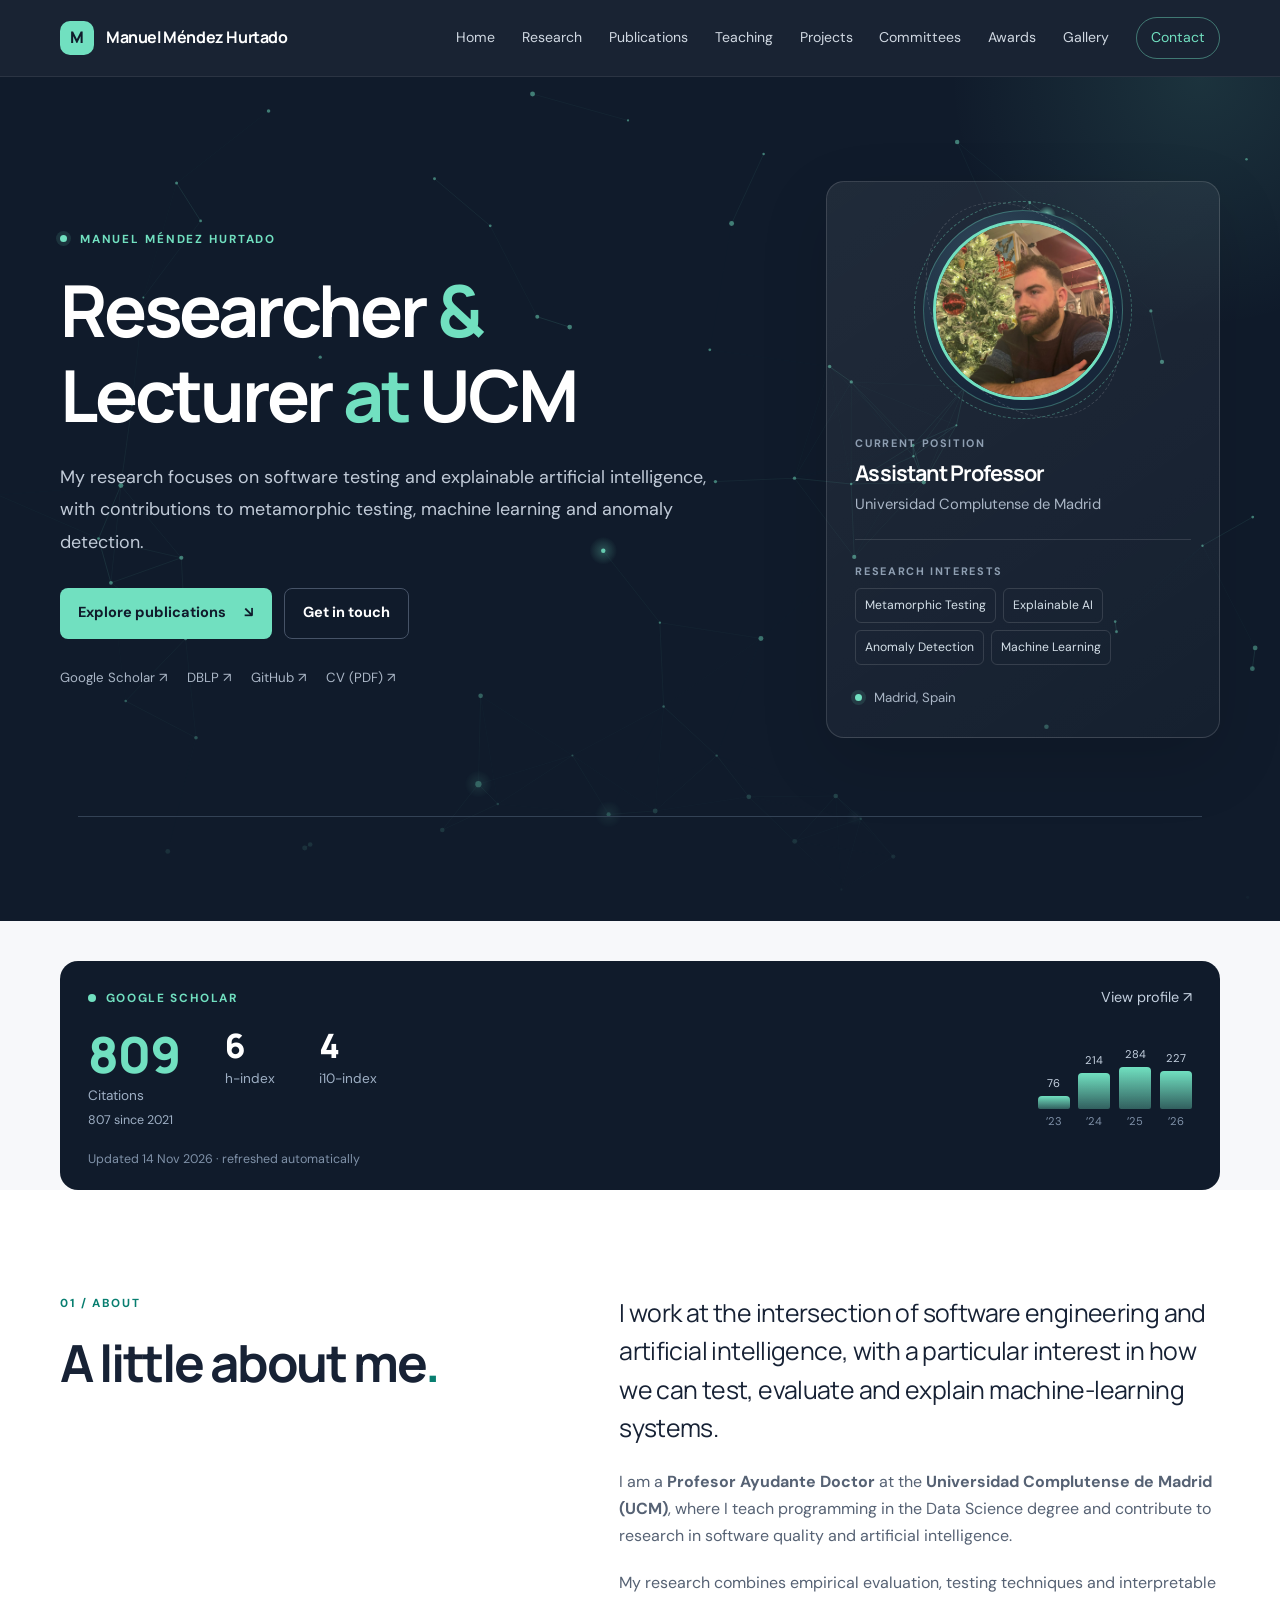
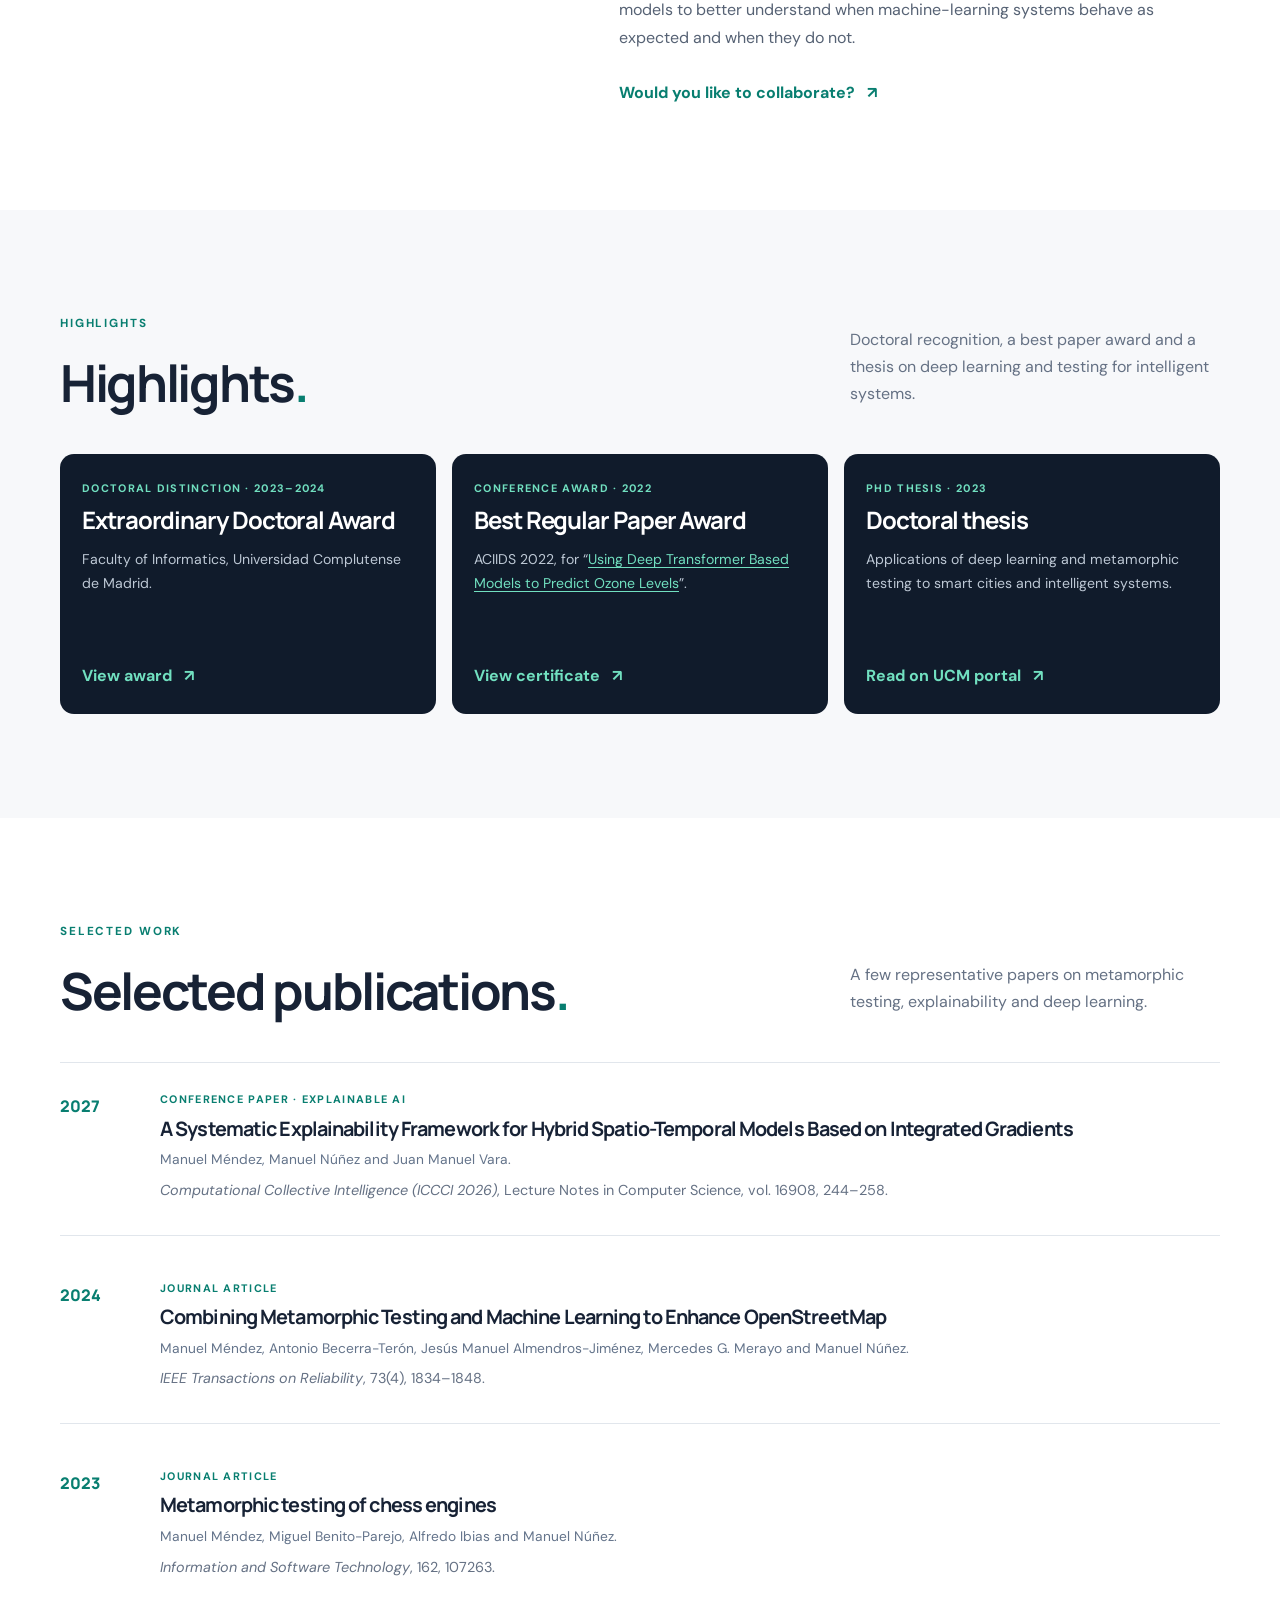
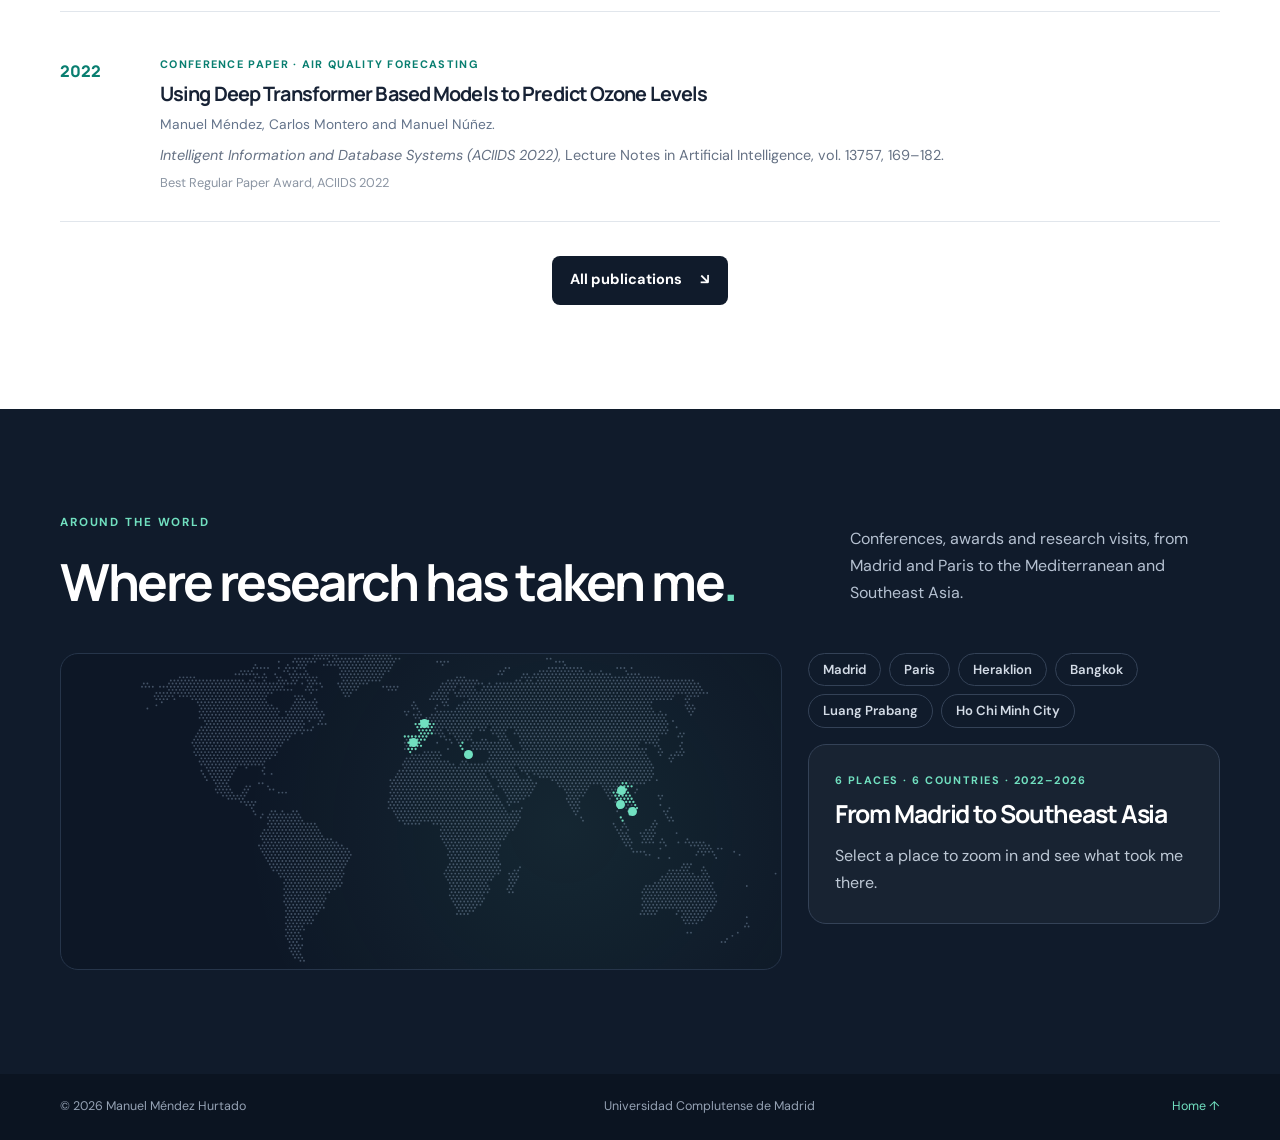
<file: index.html>
<!doctype html>
<html lang="en">
<head>
  <meta charset="utf-8">
  <meta name="viewport" content="width=device-width, initial-scale=1">
  <meta name="description" content="Academic profile of Manuel Méndez Hurtado, researcher and lecturer at Universidad Complutense de Madrid.">
  <meta name="theme-color" content="#101b2b">
  <title>Home | Manuel Méndez Hurtado</title>
  <link rel="preconnect" href="https://fonts.googleapis.com">
  <link rel="preconnect" href="https://fonts.gstatic.com" crossorigin>
  <link href="https://fonts.googleapis.com/css2?family=DM+Sans:wght@400;500;600;700&family=Manrope:wght@400;500;600;700;800&display=swap" rel="stylesheet">
  <link rel="stylesheet" href="styles.css">
  <script type="application/ld+json">
  {
    "@context": "https://schema.org",
    "@type": "Person",
    "@id": "https://mmh1997.github.io/manuelmendezresearch/#person",
    "name": "Manuel Méndez Hurtado",
    "alternateName": [
      "Manuel Méndez"
    ],
    "url": "https://mmh1997.github.io/manuelmendezresearch/",
    "image": "https://mmh1997.github.io/manuelmendezresearch/assets/manuel-mendez-hurtado.jpg",
    "jobTitle": "Profesor Ayudante Doctor",
    "description": "Researcher and lecturer at Universidad Complutense de Madrid working on software testing and explainable artificial intelligence.",
    "worksFor": {
      "@type": "CollegeOrUniversity",
      "name": "Universidad Complutense de Madrid",
      "url": "https://www.ucm.es/"
    },
    "address": {
      "@type": "PostalAddress",
      "addressLocality": "Madrid",
      "addressCountry": "ES"
    },
    "knowsAbout": [
      "Metamorphic testing",
      "Explainable artificial intelligence",
      "Anomaly detection",
      "Machine learning",
      "Software testing"
    ],
    "award": [
      "Extraordinary Doctoral Award, Faculty of Informatics, Universidad Complutense de Madrid (2023–2024)",
      "Best Regular Paper Award, ACIIDS 2022"
    ],
    "sameAs": [
      "https://scholar.google.es/citations?user=avZSGS0AAAAJ&hl=es",
      "https://dblp.org/pid/335/9551.html",
      "https://github.com/MMH1997"
    ]
  }
  </script>
</head>
<body>
  <a class="skip-link" href="#main">Skip to content</a>
  <header class="site-header">
    <nav class="nav container" aria-label="Main navigation">
      <a class="brand" href="index.html" aria-label="Home">
        <span class="brand-mark">M</span>
        <span>Manuel Méndez Hurtado</span>
      </a>
      <button class="menu-toggle" id="menu-toggle" aria-expanded="false" aria-controls="nav-links" aria-label="Open navigation">☰</button>
      <div class="nav-links" id="nav-links">
        <a href="index.html" aria-current="page">Home</a>
        <a href="research.html">Research</a>
        <a href="publications.html">Publications</a>
        <a href="teaching.html">Teaching</a>
        <a href="projects.html">Projects</a>
        <a href="committees.html">Committees</a>
        <a href="awards.html">Awards</a>
        <a href="gallery.html">Gallery</a>
        <a href="contact.html" class="nav-contact">Contact</a>
      </div>
    </nav>
  </header>
  <main id="main">
<section class="hero section" id="home">
      <div class="container hero-grid">
        <div class="hero-copy">
          <p class="eyebrow"><span class="status-dot"></span> Manuel Méndez Hurtado </p>
          <h1>Researcher <span class="accent">&</span> Lecturer <span class="accent"> at </span> UCM </h1>
          <p class="hero-lead">My research focuses on software testing and explainable artificial intelligence, with contributions to metamorphic testing, machine learning and anomaly detection.</p>
          <div class="hero-actions">
            <a class="button button-primary" href="publications.html">Explore publications <span aria-hidden="true">↘</span></a>
            <a class="button button-secondary" href="contact.html">Get in touch</a>
          </div>
          <div class="hero-links" aria-label="Academic profiles">
            <a href="https://scholar.google.es/citations?user=avZSGS0AAAAJ&amp;hl=es" target="_blank" rel="noreferrer">Google Scholar <span aria-hidden="true">↗</span></a>
            <a href="https://dblp.org/pid/335/9551.html" target="_blank" rel="noreferrer">DBLP <span aria-hidden="true">↗</span></a>
            <a href="https://github.com/MMH1997" target="_blank" rel="noreferrer">GitHub <span aria-hidden="true">↗</span></a>
            <a href="https://web.fdi.ucm.es/UCMFiles/pdf/CVs/manumend.pdf" target="_blank" rel="noreferrer">CV (PDF) <span aria-hidden="true">↗</span></a>
          </div>
        </div>

<aside class="hero-card" aria-label="Profile summary">
  <div class="profile-orbit">
    <img
      class="profile-photo"
      src="assets/manuel-mendez-hurtado.jpg"
      alt="Manuel Méndez Hurtado"
    >
    <span class="orbit orbit-one"></span>
    <span class="orbit orbit-two"></span>
  </div>
          <p class="card-label">CURRENT POSITION</p>
          <h2>Assistant Professor</h2>
          <p class="muted">Universidad Complutense de Madrid</p>
          <div class="card-rule"></div>
          <p class="card-label">RESEARCH INTERESTS</p>
          <div class="tag-list">
            <span>Metamorphic Testing</span>
            <span>Explainable AI</span>
            <span>Anomaly Detection</span>
            <span>Machine Learning</span>
          </div>
          <p class="card-foot"><span class="mini-dot"></span> Madrid, Spain</p>
        </aside>
      </div>
      <div class="hero-bottom container">
        <span></span><span class="hero-line"></span><span></span>
      </div>
    </section>

<div class="scholar-band">
      <div class="container">
      <aside class="scholar-widget" data-scholar hidden aria-label="Google Scholar metrics">
        <div class="scholar-head">
          <span class="scholar-label"><span class="scholar-dot" aria-hidden="true"></span>GOOGLE SCHOLAR</span>
          <a class="scholar-link" data-scholar-link href="https://scholar.google.es/citations?user=avZSGS0AAAAJ&amp;hl=en" target="_blank" rel="noopener noreferrer">View profile <span aria-hidden="true">↗</span></a>
        </div>
        <div class="scholar-body">
          <dl class="scholar-stats">
            <div class="scholar-stat scholar-stat-main">
              <dt>Citations</dt>
              <dd data-scholar-field="citations">—</dd>
              <span class="scholar-recent" data-scholar-recent hidden></span>
            </div>
            <div class="scholar-stat"><dt>h-index</dt><dd data-scholar-field="hIndex">—</dd></div>
            <div class="scholar-stat"><dt>i10-index</dt><dd data-scholar-field="i10Index">—</dd></div>
          </dl>
          <ul class="scholar-chart" data-scholar-chart role="img" aria-label="Citations per year" hidden></ul>
        </div>
        <p class="scholar-meta">Updated <time data-scholar-updated>—</time> · refreshed automatically</p>
      </aside>
      </div>
    </div>

<section class="section section-light" id="about">
      <div class="container split-layout">
        <div>
          <p class="eyebrow eyebrow-dark">01 / ABOUT</p>
          <h2 class="section-title">A little about me<span class="accent">.</span></h2>
        </div>
        <div class="section-copy">
          <p class="large-copy">I work at the intersection of software engineering and artificial intelligence, with a particular interest in how we can test, evaluate and explain machine-learning systems.</p>
          <p>I am a <strong>Profesor Ayudante Doctor</strong> at the <strong>Universidad Complutense de Madrid (UCM)</strong>, where I teach programming in the Data Science degree and contribute to research in software quality and artificial intelligence.</p>
          <p>My research combines empirical evaluation, testing techniques and interpretable models to better understand when machine-learning systems behave as expected and when they do not.</p>
          <a class="text-link" href="contact.html">Would you like to collaborate? <span aria-hidden="true">↗</span></a>
        </div>
      </div>
    </section>

    <section class="section" id="highlights">
      <div class="container">
        <div class="section-heading">
          <div>
            <p class="eyebrow eyebrow-dark">HIGHLIGHTS</p>
            <h2 class="section-title">Highlights<span class="accent">.</span></h2>
          </div>
          <p class="section-intro">Doctoral recognition, a best paper award and a thesis on deep learning and testing for intelligent systems.</p>
        </div>
        <div class="highlight-grid">
          <article class="project-card highlight-card">
            <p class="project-kicker">DOCTORAL DISTINCTION · 2023–2024</p>
            <h3>Extraordinary Doctoral Award</h3>
            <p>Faculty of Informatics, Universidad Complutense de Madrid.</p>
            <a class="text-link highlight-link" href="awards.html">View award <span aria-hidden="true">↗</span></a>
          </article>
          <article class="project-card highlight-card">
            <p class="project-kicker">CONFERENCE AWARD · 2022</p>
            <h3>Best Regular Paper Award</h3>
            <p>ACIIDS 2022, for “<a class="inline-paper-link" href="https://doi.org/10.1007/978-3-031-21743-2_14" target="_blank" rel="noopener noreferrer">Using Deep Transformer Based Models to Predict Ozone Levels</a>”.</p>
            <a class="text-link highlight-link" href="awards.html">View certificate <span aria-hidden="true">↗</span></a>
          </article>
          <article class="project-card highlight-card">
            <p class="project-kicker">PHD THESIS · 2023</p>
            <h3>Doctoral thesis</h3>
            <p>Applications of deep learning and metamorphic testing to smart cities and intelligent systems.</p>
            <a class="text-link highlight-link" href="https://produccioncientifica.ucm.es/documentos/67895f5463972c4a4c5979fa" target="_blank" rel="noopener noreferrer">Read on UCM portal <span aria-hidden="true">↗</span></a>
          </article>
        </div>
      </div>
    </section>

    <section class="section section-light" id="selected-publications">
      <div class="container">
        <div class="section-heading">
          <div>
            <p class="eyebrow eyebrow-dark">SELECTED WORK</p>
            <h2 class="section-title">Selected publications<span class="accent">.</span></h2>
          </div>
          <p class="section-intro">A few representative papers on metamorphic testing, explainability and deep learning.</p>
        </div>
        <div class="publication-list">
        <article class="publication">
          <div class="pub-year">2027</div>
          <div class="pub-content">
            <p class="pub-type">Conference paper · Explainable AI</p>
            <h3><a href="https://doi.org/10.1007/978-3-032-36868-3_17" target="_blank" rel="noopener noreferrer">A Systematic Explainability Framework for Hybrid Spatio-Temporal Models Based on Integrated Gradients</a></h3>
            <p class="pub-authors">Manuel Méndez, Manuel Núñez and Juan Manuel Vara.</p>
            <p class="pub-venue"><em>Computational Collective Intelligence (ICCCI 2026)</em>, Lecture Notes in Computer Science, vol. 16908, 244–258.</p>
          </div>
        </article>
        <article class="publication">
          <div class="pub-year">2024</div>
          <div class="pub-content">
            <p class="pub-type">Journal article</p>
            <h3><a href="https://doi.org/10.1109/TR.2024.3379366" target="_blank" rel="noopener noreferrer">Combining Metamorphic Testing and Machine Learning to Enhance OpenStreetMap</a></h3>
            <p class="pub-authors">Manuel Méndez, Antonio Becerra-Terón, Jesús Manuel Almendros-Jiménez, Mercedes G. Merayo and Manuel Núñez.</p>
            <p class="pub-venue"><em>IEEE Transactions on Reliability</em>, 73(4), 1834–1848.</p>
          </div>
        </article>
        <article class="publication">
          <div class="pub-year">2023</div>
          <div class="pub-content">
            <p class="pub-type">Journal article</p>
            <h3><a href="https://doi.org/10.1016/j.infsof.2023.107263" target="_blank" rel="noopener noreferrer">Metamorphic testing of chess engines</a></h3>
            <p class="pub-authors">Manuel Méndez, Miguel Benito-Parejo, Alfredo Ibias and Manuel Núñez.</p>
            <p class="pub-venue"><em>Information and Software Technology</em>, 162, 107263.</p>
          </div>
        </article>
        <article class="publication">
          <div class="pub-year">2022</div>
          <div class="pub-content">
            <p class="pub-type">Conference paper · Air quality forecasting</p>
            <h3><a href="https://doi.org/10.1007/978-3-031-21743-2_14" target="_blank" rel="noopener noreferrer">Using Deep Transformer Based Models to Predict Ozone Levels</a></h3>
            <p class="pub-authors">Manuel Méndez, Carlos Montero and Manuel Núñez.</p>
            <p class="pub-venue"><em>Intelligent Information and Database Systems (ACIIDS 2022)</em>, Lecture Notes in Artificial Intelligence, vol. 13757, 169–182.</p>
            <p class="pub-note">Best Regular Paper Award, ACIIDS 2022</p>
          </div>
        </article>
        </div>
        <div class="center-action">
          <a class="button button-dark" href="publications.html">All publications <span aria-hidden="true">↘</span></a>
        </div>
      </div>
    </section>

    <section class="section travel-section" id="journey" data-travel>
      <div class="container">
        <div class="section-heading">
          <div>
            <p class="eyebrow">AROUND THE WORLD</p>
            <h2 class="section-title">Where research has taken me<span class="accent">.</span></h2>
          </div>
          <p class="section-intro">Conferences, awards and research visits, from Madrid and Paris to the Mediterranean and Southeast Asia.</p>
        </div>

        <div class="travel-layout">
          <div class="travel-map">
            <div class="travel-viewport">
              <div class="travel-stage" data-travel-stage>
                <img class="travel-dots" src="assets/world-dots.svg" alt="" width="1000" height="438" loading="lazy" decoding="async">
                <button type="button" class="travel-marker" data-place="madrid" style="left:49.05%;top:27.94%" tabindex="-1" aria-hidden="true"><span class="travel-marker-dot"></span><span class="travel-marker-label">Madrid</span></button>
                <button type="button" class="travel-marker" data-place="paris" style="left:50.58%;top:21.82%" tabindex="-1" aria-hidden="true"><span class="travel-marker-dot"></span><span class="travel-marker-label">Paris</span></button>
                <button type="button" class="travel-marker" data-place="heraklion" style="left:56.57%;top:31.67%" tabindex="-1" aria-hidden="true"><span class="travel-marker-dot"></span><span class="travel-marker-label">Heraklion</span></button>
                <button type="button" class="travel-marker" data-place="bangkok" style="left:77.68%;top:47.6%" tabindex="-1" aria-hidden="true"><span class="travel-marker-dot"></span><span class="travel-marker-label">Bangkok</span></button>
                <button type="button" class="travel-marker" data-place="luangprabang" style="left:77.85%;top:43.08%" tabindex="-1" aria-hidden="true"><span class="travel-marker-dot"></span><span class="travel-marker-label">Luang Prabang</span></button>
                <button type="button" class="travel-marker" data-place="hochiminh" style="left:79.46%;top:49.75%" tabindex="-1" aria-hidden="true"><span class="travel-marker-dot"></span><span class="travel-marker-label">Ho Chi Minh City</span></button>
              </div>
            </div>
            <button type="button" class="travel-reset" data-travel-reset hidden>World view</button>
          </div>

          <div class="travel-panel">
            <div class="travel-chips" role="group" aria-label="Choose a place" data-travel-chips>
              <button type="button" class="travel-chip" data-place="madrid" aria-pressed="false">Madrid</button>
              <button type="button" class="travel-chip" data-place="paris" aria-pressed="false">Paris</button>
              <button type="button" class="travel-chip" data-place="heraklion" aria-pressed="false">Heraklion</button>
              <button type="button" class="travel-chip" data-place="bangkok" aria-pressed="false">Bangkok</button>
              <button type="button" class="travel-chip" data-place="luangprabang" aria-pressed="false">Luang Prabang</button>
              <button type="button" class="travel-chip" data-place="hochiminh" aria-pressed="false">Ho Chi Minh City</button>
            </div>

            <div class="travel-cards" aria-live="polite">
              <article class="travel-card" data-place="overview" hidden>
                <p class="travel-card-kicker">6 PLACES · 6 COUNTRIES · 2022–2026</p>
                <h3>From Madrid to Southeast Asia</h3>
                <p>Select a place to zoom in and see what took me there.</p>
              </article>

              <article class="travel-card" data-place="madrid" data-zoom="3.2">
                <p class="travel-card-kicker">SPAIN · HOME BASE</p>
                <h3>Madrid</h3>
                <ul class="travel-events">
                  <li><span class="travel-date">Mar 2026</span> Graduation speech and Extraordinary Doctoral Award at the Faculty of Informatics.</li>
                  <li><span class="travel-date">May 2026</span> Recognition at the university-wide ceremony of Universidad Complutense de Madrid.</li>
                  <li><span class="travel-date">Jul 2024</span> Teaching presentation for my Assistant Professor candidacy, Faculty of Statistical Studies.</li>
                </ul>
                <a class="text-link travel-link" href="gallery.html#awards">See the photos <span aria-hidden="true">↗</span></a>
              </article>

              <article class="travel-card" data-place="paris" data-zoom="5">
                <p class="travel-card-kicker">FRANCE · RESEARCH STAY</p>
                <h3>Paris</h3>
                <ul class="travel-events">
                  <li><span class="travel-date">Research stay</span> Visit to Montimage with Miguel Benito-Parejo, hosted by Ana Rosa Cavalli and Edgardo Montes de Oca.</li>
                  <li><span class="travel-date">Result</span> <a href="https://doi.org/10.1007/978-3-032-37218-5_33" target="_blank" rel="noopener noreferrer">Autonomous AI-Driven Pentesting Agent for Healthcare Systems Security</a>, ARES 2026 EU Projects Symposium Workshops.</li>
                </ul>
                <a class="text-link travel-link" href="gallery.html#collaborations">See the photos <span aria-hidden="true">↗</span></a>
              </article>

              <article class="travel-card" data-place="heraklion" data-zoom="3.6">
                <p class="travel-card-kicker">GREECE · SEPTEMBER 2026</p>
                <h3>Heraklion</h3>
                <ul class="travel-events">
                  <li><span class="travel-date">Sep 2026</span> ICCCI 2026, the International Conference on Computational Collective Intelligence, with Israel del Pino and Manuel Núñez.</li>
                  <li><span class="travel-date">Papers</span> “<a href="https://doi.org/10.1007/978-3-032-36868-3_2" target="_blank" rel="noopener noreferrer">Measuring Fairness Metrics Robustness Through Collective Ranking Aggregation Under Controlled Bias Injections</a>” and “<a href="https://doi.org/10.1007/978-3-032-36868-3_17" target="_blank" rel="noopener noreferrer">A Systematic Explainability Framework for Hybrid Spatio-Temporal Models Based on Integrated Gradients</a>”, both published in the ICCCI 2026 proceedings.</li>
                </ul>
                <a class="text-link travel-link" href="gallery.html#conferences">See the photos <span aria-hidden="true">↗</span></a>
              </article>

              <article class="travel-card" data-place="bangkok" data-zoom="5">
                <p class="travel-card-kicker">THAILAND · 2022 &amp; 2024</p>
                <h3>Bangkok</h3>
                <ul class="travel-events">
                  <li><span class="travel-date">May 2024</span> Research meeting with Mercedes G. Merayo, Suphamit Chittayasothorn and Manuel Núñez.</li>
                  <li><span class="travel-date">Dec 2022</span> Research meetings with Suphamit Chittayasothorn, Alfredo Ibias and Manuel Núñez.</li>
                </ul>
                <a class="text-link travel-link" href="gallery.html#collaborations">See the photos <span aria-hidden="true">↗</span></a>
              </article>

              <article class="travel-card" data-place="luangprabang" data-zoom="5">
                <p class="travel-card-kicker">LAOS · MAY 2024</p>
                <h3>Luang Prabang</h3>
                <ul class="travel-events">
                  <li><span class="travel-date">May 2024</span> Attending ICEAST 2024 to present “<a href="https://ieeexplore.ieee.org/abstract/document/10553913" target="_blank" rel="noopener noreferrer">Handling Null Values in SQL Queries on Relational Databases</a>”, with Mercedes G. Merayo, Suphamit Chittayasothorn and Manuel Núñez.</li>
                </ul>
                <a class="text-link travel-link" href="gallery.html#collaborations">See the photos <span aria-hidden="true">↗</span></a>
              </article>

              <article class="travel-card" data-place="hochiminh" data-zoom="5">
                <p class="travel-card-kicker">VIETNAM · NOVEMBER 2022</p>
                <h3>Ho Chi Minh City</h3>
                <ul class="travel-events">
                  <li><span class="travel-date">Nov 2022</span> ACIIDS 2022, where “<a href="https://doi.org/10.1007/978-3-031-21743-2_14" target="_blank" rel="noopener noreferrer">Using Deep Transformer Based Models to Predict Ozone Levels</a>” received the Best Regular Paper Award.</li>
                </ul>
                <a class="text-link travel-link" href="gallery.html#awards">See the photos <span aria-hidden="true">↗</span></a>
              </article>
            </div>
          </div>
        </div>
      </div>
    </section>
  </main>
  <footer class="site-footer">
    <div class="container footer-inner">
      <span>© <span id="year">2026</span> Manuel Méndez Hurtado</span>
      <span>Universidad Complutense de Madrid</span>
      <a href="index.html">Home <span aria-hidden="true">↑</span></a>
    </div>
  </footer>
  <script src="script.js"></script>
  <script src="travel-map.js" defer></script>
  <script src="hero-network.js" defer></script>
  <script src="citations.js" defer></script>
</body>
</html>
</file>
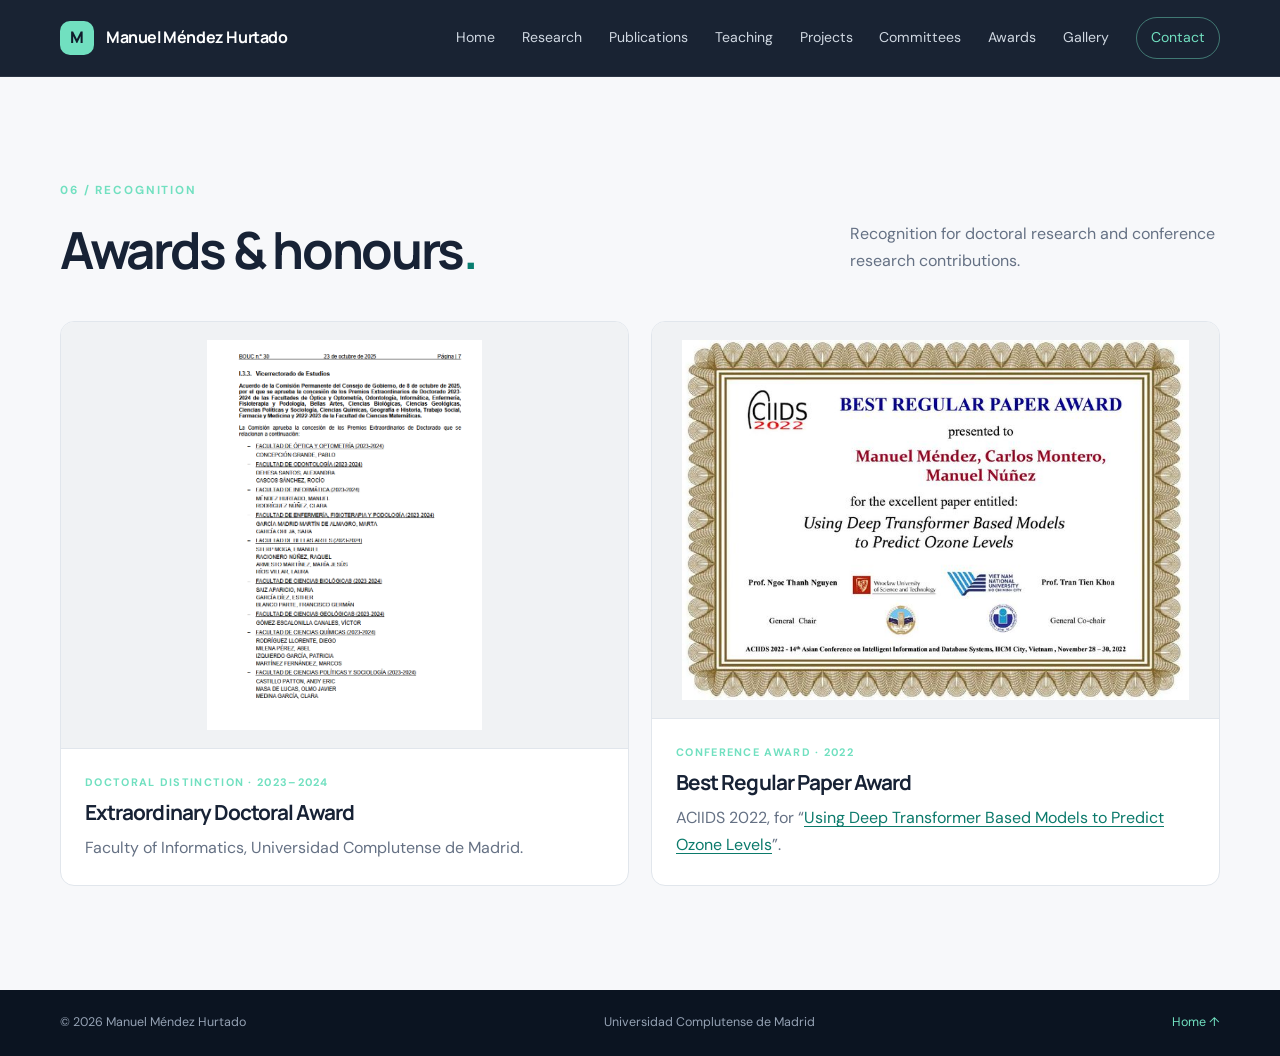
<file: awards.html>
<!doctype html>
<html lang="en">
<head>
  <meta charset="utf-8">
  <meta name="viewport" content="width=device-width, initial-scale=1">
  <meta name="description" content="Academic awards and honours received by Manuel Méndez Hurtado.">
  <meta name="theme-color" content="#101b2b">
  <title>Awards | Manuel Méndez Hurtado</title>
  <link rel="preconnect" href="https://fonts.googleapis.com">
  <link rel="preconnect" href="https://fonts.gstatic.com" crossorigin>
  <link href="https://fonts.googleapis.com/css2?family=DM+Sans:wght@400;500;600;700&family=Manrope:wght@400;500;600;700;800&display=swap" rel="stylesheet">
  <link rel="stylesheet" href="styles.css">
</head>
<body>
  <a class="skip-link" href="#main">Skip to content</a>
  <header class="site-header">
    <nav class="nav container" aria-label="Main navigation">
      <a class="brand" href="index.html" aria-label="Home">
        <span class="brand-mark">M</span>
        <span>Manuel Méndez Hurtado</span>
      </a>
      <button class="menu-toggle" id="menu-toggle" aria-expanded="false" aria-controls="nav-links" aria-label="Open navigation">☰</button>
      <div class="nav-links" id="nav-links">
        <a href="index.html" aria-current="page">Home</a>
        <a href="research.html">Research</a>
        <a href="publications.html">Publications</a>
        <a href="teaching.html">Teaching</a>
        <a href="projects.html">Projects</a>
        <a href="committees.html">Committees</a>
        <a href="awards.html">Awards</a>
        <a href="gallery.html">Gallery</a>
        <a href="contact.html" class="nav-contact">Contact</a>
      </div>
    </nav>
  </header>
  <main id="main">
<section class="section" id="awards">
      <div class="container">
        <div class="section-heading">
          <div>
            <p class="eyebrow">06 / RECOGNITION</p>
            <h2 class="section-title">Awards &amp; honours<span class="accent">.</span></h2>
          </div>
          <p class="section-intro">Recognition for doctoral research and conference research contributions.</p>
        </div>
        <div class="awards-grid">
          <article class="award-card">
            <a class="award-image-link" href="assets/Captura de pantalla 2026-10-26 014344.png" target="_blank" rel="noreferrer" aria-label="View doctoral award notice">
              <img class="award-image award-document" src="assets/Captura de pantalla 2026-10-26 014344.png" alt="Official UCM bulletin excerpt listing Manuel Méndez Hurtado for the Faculty of Informatics Extraordinary Doctoral Award for 2023–2024">
            </a>
            <div class="award-content">
              <p class="project-kicker">DOCTORAL DISTINCTION · 2023–2024</p>
              <h3>Extraordinary Doctoral Award</h3>
              <p>Faculty of Informatics, Universidad Complutense de Madrid.</p>
            </div>
          </article>
          <article class="award-card">
            <a class="award-image-link" href="assets/ACIIDS2022_BestPaperAward.jpg" target="_blank" rel="noreferrer" aria-label="View ACIIDS 2022 Best Regular Paper Award certificate">
              <img class="award-image" src="assets/ACIIDS2022_BestPaperAward.jpg" alt="Best Regular Paper Award certificate from ACIIDS 2022 for Using Deep Transformer Based Models to Predict Ozone Levels, awarded to Manuel Méndez, Carlos Montero and Manuel Núñez">
            </a>
            <div class="award-content">
              <p class="project-kicker">CONFERENCE AWARD · 2022</p>
              <h3>Best Regular Paper Award</h3>
              <p>ACIIDS 2022, for “<a class="inline-paper-link" href="https://doi.org/10.1007/978-3-031-21743-2_14" target="_blank" rel="noopener noreferrer">Using Deep Transformer Based Models to Predict Ozone Levels</a>”.</p>
            </div>
          </article>
        </div>
      </div>
    </section>
  </main>
  <footer class="site-footer">
    <div class="container footer-inner">
      <span>© <span id="year">2026</span> Manuel Méndez Hurtado</span>
      <span>Universidad Complutense de Madrid</span>
      <a href="index.html">Home <span aria-hidden="true">↑</span></a>
    </div>
  </footer>
  <script src="script.js"></script>
</body>
</html>
</file>
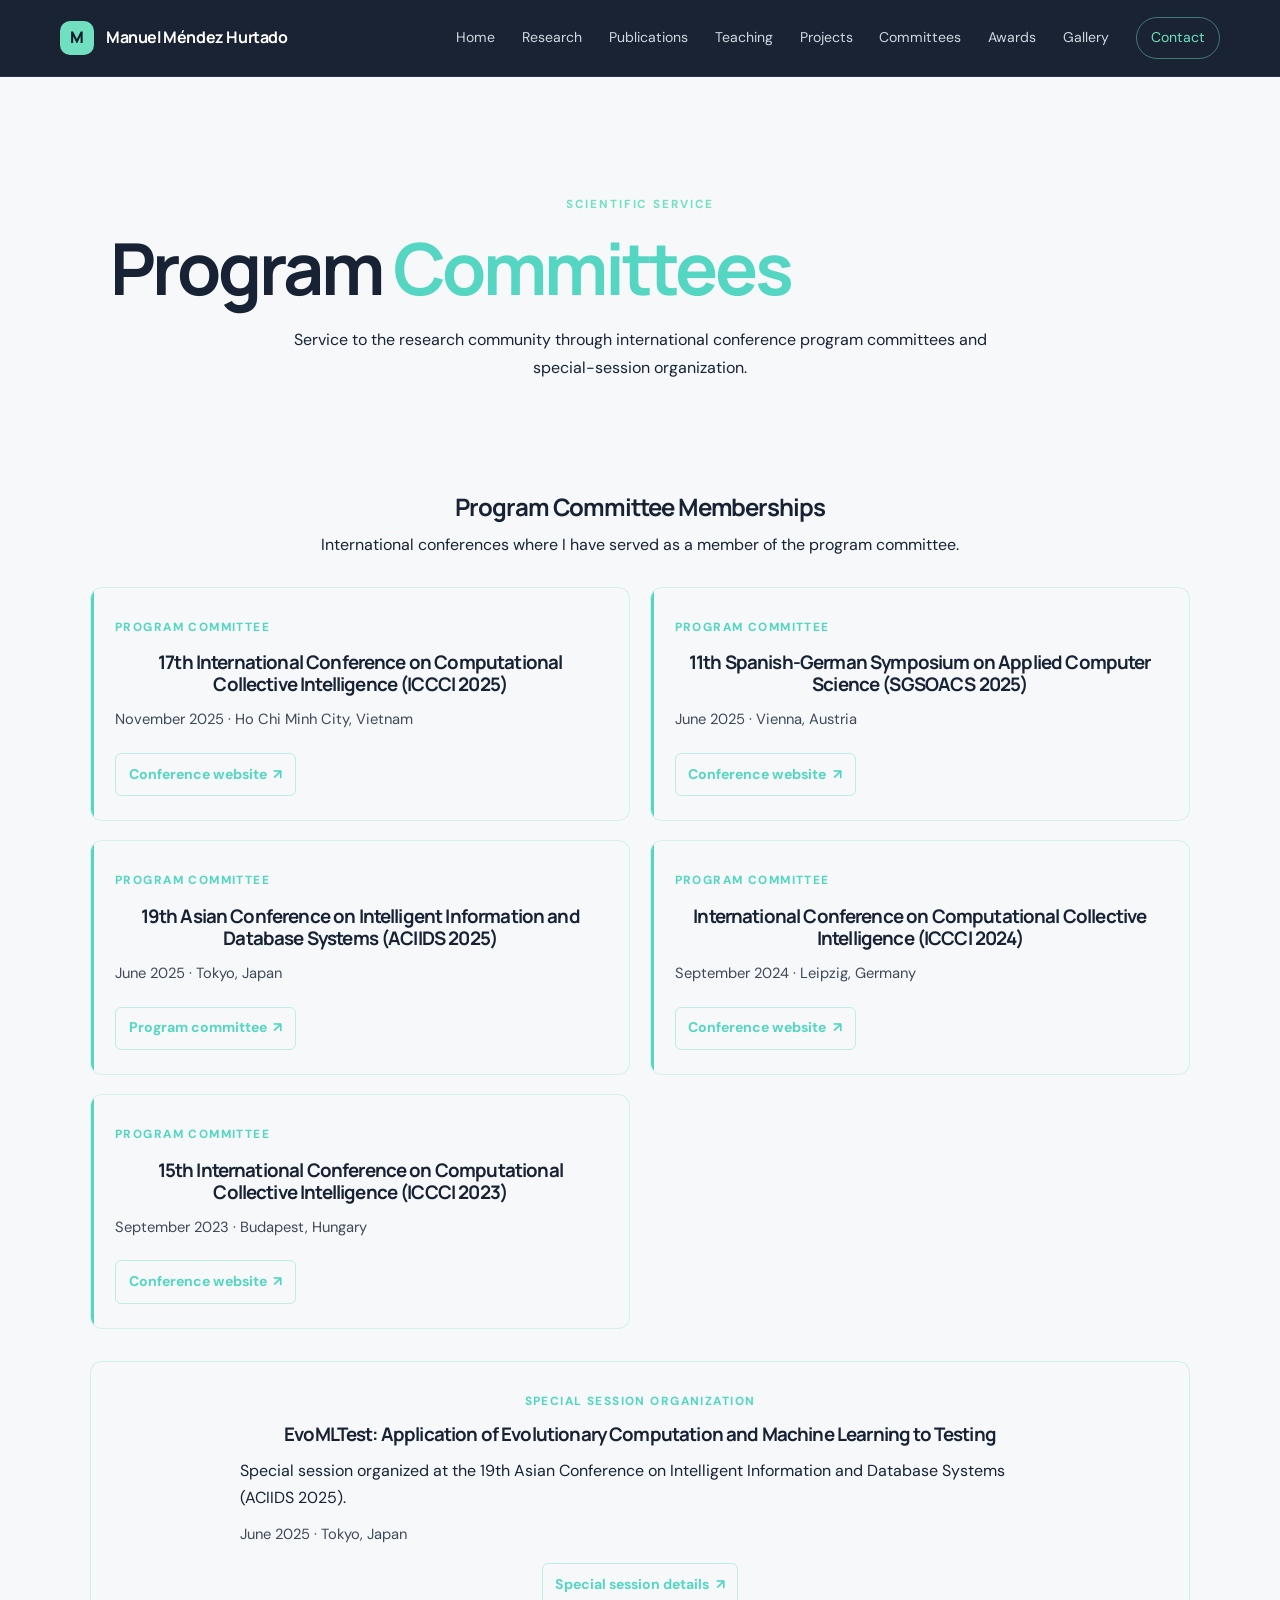
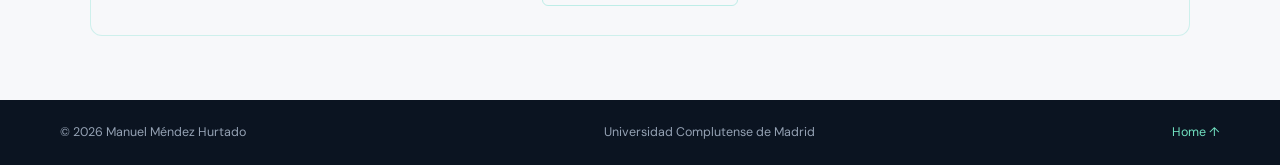
<file: committees.html>
<!doctype html>
<html lang="en">
<head>
  <meta charset="utf-8">
  <meta name="viewport" content="width=device-width, initial-scale=1">

  <meta name="description" content="Program committee memberships and special-session organization by Manuel Méndez Hurtado.">
  <meta name="theme-color" content="#101b2b">

  <title>Program Committees | Manuel Méndez Hurtado</title>

  <link rel="preconnect" href="https://fonts.googleapis.com">
  <link rel="preconnect" href="https://fonts.gstatic.com" crossorigin>
  <link href="https://fonts.googleapis.com/css2?family=DM+Sans:wght@400;500;600;700&family=Manrope:wght@400;500;600;700;800&display=swap" rel="stylesheet">

  <link rel="stylesheet" href="styles.css">
  <script src="script.js" defer></script>

  <style>
    .committees-hero {
      padding: 7rem 1.5rem 4.5rem;
      text-align: center;
      position: relative;
      overflow: hidden;
    }

    .committees-hero-content,
    .committees-wrap {
      width: min(1100px, 100%);
      margin: 0 auto;
    }

    .committees-hero h1 {
      margin: .6rem 0 1rem;
    }

    .committees-hero h1 span {
      color: #55d6c2;
    }

    .committees-hero p {
      max-width: 700px;
      margin: 0 auto;
    }

    .committees-section {
      padding: 2.5rem 1.5rem 4rem;
    }

    .committees-section h2 {
      margin: 0 0 .6rem;
      text-align: center;
    }

    .committees-intro {
      margin: 0 0 1.8rem;
      text-align: center;
    }

    .committee-grid {
      display: grid;
      grid-template-columns: repeat(2, minmax(0, 1fr));
      gap: 1.2rem;
    }

    .committee-card {
      position: relative;
      overflow: hidden;
      padding: 1.5rem;
      border: 1px solid rgba(85, 214, 194, .22);
      border-radius: 12px;
      background: rgba(255, 255, 255, .025);
      transition: transform .2s ease, border-color .2s ease;
    }

    .committee-card::before {
      content: "";
      position: absolute;
      inset: 0 auto 0 0;
      width: 3px;
      background: #55d6c2;
    }

    .committee-card:hover {
      transform: translateY(-3px);
      border-color: rgba(85, 214, 194, .5);
    }

    .committee-card h3 {
      margin: .75rem 0;
      text-align: center;
    }

    .committee-card p {
      margin: .4rem 0;
    }

    .committee-type {
      font-size: .74rem;
      letter-spacing: .12em;
      font-weight: 800;
      color: #55d6c2;
    }

    .committee-meta {
      font-size: .92rem;
      opacity: .82;
    }

    .committee-link {
      display: inline-flex;
      align-items: center;
      gap: .4rem;
      margin-top: .9rem;
      padding: .55rem .8rem;
      border-radius: 6px;
      color: #55d6c2;
      border: 1px solid rgba(85, 214, 194, .35);
      text-decoration: none;
      font-size: .88rem;
      font-weight: 700;
      transition: background .2s ease, border-color .2s ease;
    }

    .committee-link:hover {
      background: rgba(85, 214, 194, .08);
      border-color: rgba(85, 214, 194, .6);
    }

    .special-session {
      margin-top: 2rem;
      padding: 1.8rem;
      border-radius: 12px;
      border: 1px solid rgba(85, 214, 194, .25);
      background: rgba(255, 255, 255, .025);
    }

    .special-session h3 {
      margin: .75rem 0;
      text-align: center;
    }

    .special-session > p {
      max-width: 800px;
      margin: .65rem auto;
    }

    .special-session > .committee-type {
      display: block;
      text-align: center;
    }

    .special-session .committee-link {
      display: flex;
      width: fit-content;
      margin: 1rem auto 0;
    }

    @media (max-width: 700px) {
      .committee-grid {
        grid-template-columns: 1fr;
      }

      .committees-hero {
        padding: 5.5rem 1.25rem 3.5rem;
      }

      .committees-section {
        padding: 2rem 1.25rem 3rem;
      }

      .special-session {
        padding: 1.4rem;
      }
    }
  </style>
</head>

<body>
  <a class="skip-link" href="#main">Skip to content</a>

  <!-- Navigation: consistent with the rest of the website -->
  <header class="site-header">
    <nav class="nav container" aria-label="Main navigation">

      <a class="brand" href="index.html" aria-label="Home">
        <span class="brand-mark">M</span>
        <span>Manuel Méndez Hurtado</span>
      </a>

      <button
        class="menu-toggle"
        id="menu-toggle"
        aria-expanded="false"
        aria-controls="nav-links"
        aria-label="Open navigation">
        ☰
      </button>

      <div class="nav-links" id="nav-links">
        <a href="index.html">Home</a>
        <a href="research.html">Research</a>
        <a href="publications.html">Publications</a>
        <a href="teaching.html">Teaching</a>
        <a href="projects.html">Projects</a>
        <a href="committees.html" aria-current="page">Committees</a>
        <a href="awards.html">Awards</a>
        <a href="gallery.html">Gallery</a>
        <a href="contact.html" class="nav-contact">Contact</a>
      </div>

    </nav>
  </header>

  <main id="main">

    <!-- Hero -->
    <section class="committees-hero">
      <div class="committees-hero-content">

        <span class="eyebrow">SCIENTIFIC SERVICE</span>

        <h1>
          Program <span>Committees</span>
        </h1>

        <p>
          Service to the research community through international
          conference program committees and special-session organization.
        </p>

      </div>
    </section>

    <!-- Program committee memberships -->
    <section class="committees-section">
      <div class="committees-wrap">

        <h2>Program Committee Memberships</h2>

        <p class="committees-intro">
          International conferences where I have served as a member
          of the program committee.
        </p>

        <div class="committee-grid">

          <!-- ICCCI 2025 -->
          <article class="committee-card">
            <span class="committee-type">PROGRAM COMMITTEE</span>

            <h3>
              17th International Conference on Computational
              Collective Intelligence (ICCCI 2025)
            </h3>

            <p class="committee-meta">
              November 2025 · Ho Chi Minh City, Vietnam
            </p>

            <a
              class="committee-link"
              href="https://iccci.pwr.edu.pl/2025/committee-program.php"
              target="_blank"
              rel="noopener noreferrer">
              Conference website <span aria-hidden="true">↗</span>
            </a>
          </article>

          <!-- SGSOACS 2025 -->
          <article class="committee-card">
            <span class="committee-type">PROGRAM COMMITTEE</span>

            <h3>
              11th Spanish-German Symposium on Applied
              Computer Science (SGSOACS 2025)
            </h3>

            <p class="committee-meta">
              June 2025 · Vienna, Austria
            </p>

            <a
              class="committee-link"
              href="https://sgsoacs.eu/past-events/sgsoacs2025/"
              target="_blank"
              rel="noopener noreferrer">
              Conference website <span aria-hidden="true">↗</span>
            </a>
          </article>

          <!-- ACIIDS 2025 -->
          <article class="committee-card">
            <span class="committee-type">PROGRAM COMMITTEE</span>

            <h3>
              19th Asian Conference on Intelligent Information
              and Database Systems (ACIIDS 2025)
            </h3>

            <p class="committee-meta">
              June 2025 · Tokyo, Japan
            </p>

            <a
              class="committee-link"
              href="https://aciids.pwr.edu.pl/2025/committees-program.php"
              target="_blank"
              rel="noopener noreferrer">
              Program committee <span aria-hidden="true">↗</span>
            </a>
          </article>

          <!-- ICCCI 2024 -->
          <article class="committee-card">
            <span class="committee-type">PROGRAM COMMITTEE</span>

            <h3>
              International Conference on Computational
              Collective Intelligence (ICCCI 2024)
            </h3>

            <p class="committee-meta">
              September 2024 · Leipzig, Germany
            </p>

            <a
              class="committee-link"
              href="https://iccci.pwr.edu.pl/2024/committee-program.php"
              target="_blank"
              rel="noopener noreferrer">
              Conference website <span aria-hidden="true">↗</span>
            </a>
          </article>

          <!-- ICCCI 2023 -->
          <article class="committee-card">
            <span class="committee-type">PROGRAM COMMITTEE</span>

            <h3>
              15th International Conference on Computational
              Collective Intelligence (ICCCI 2023)
            </h3>

            <p class="committee-meta">
              September 2023 · Budapest, Hungary
            </p>

            <a
              class="committee-link"
              href="https://iccci.pwr.edu.pl/2023/committee-program.php"
              target="_blank"
              rel="noopener noreferrer">
              Conference website <span aria-hidden="true">↗</span>
            </a>
          </article>

        </div>

        <!-- Special session -->
        <div class="special-session">

          <span class="committee-type">
            SPECIAL SESSION ORGANIZATION
          </span>

          <h3>
            EvoMLTest: Application of Evolutionary Computation
            and Machine Learning to Testing
          </h3>

          <p>
            Special session organized at the 19th Asian Conference
            on Intelligent Information and Database Systems
            (ACIIDS 2025).
          </p>

          <p class="committee-meta">
            June 2025 · Tokyo, Japan
          </p>

          <a
            class="committee-link"
            href="https://aciids.pwr.edu.pl/2025/session.php?acronym=EvoMLTest"
            target="_blank"
            rel="noopener noreferrer">
            Special session details <span aria-hidden="true">↗</span>
          </a>

        </div>

      </div>
    </section>

  </main>

  <!-- Footer: consistent with the other pages -->
  <footer class="site-footer">
    <div class="container footer-inner">
      <span>
        © <span id="year">2026</span> Manuel Méndez Hurtado
      </span>
      <span>Universidad Complutense de Madrid</span>
      <a href="index.html">Home <span aria-hidden="true">↑</span></a>
    </div>
  </footer>

</body>
</html>
</file>
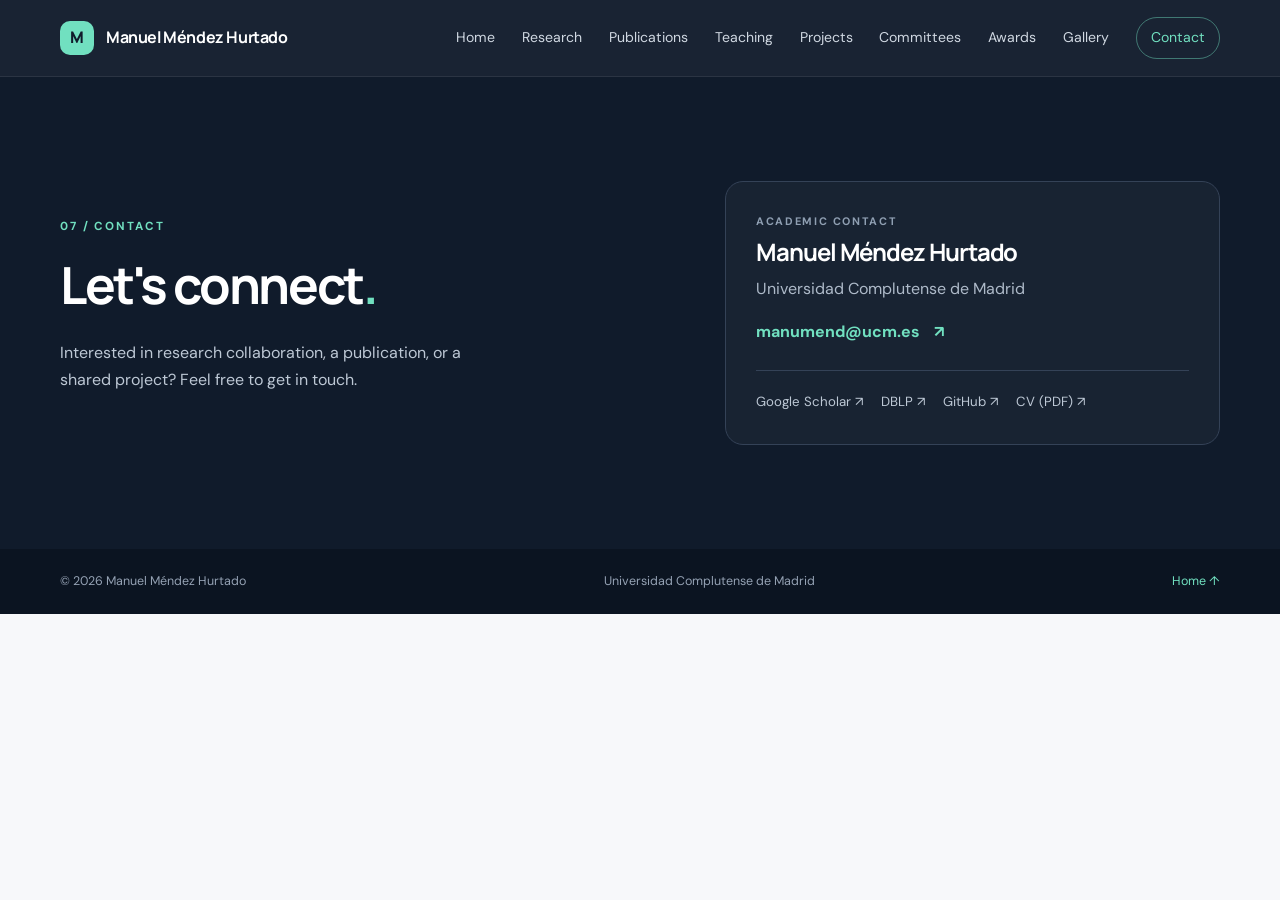
<file: contact.html>
<!doctype html>
<html lang="en">
<head>
  <meta charset="utf-8">
  <meta name="viewport" content="width=device-width, initial-scale=1">
  <meta name="description" content="Academic contact details and research profiles for Manuel Méndez Hurtado.">
  <meta name="theme-color" content="#101b2b">
  <title>Contact | Manuel Méndez Hurtado</title>
  <link rel="preconnect" href="https://fonts.googleapis.com">
  <link rel="preconnect" href="https://fonts.gstatic.com" crossorigin>
  <link href="https://fonts.googleapis.com/css2?family=DM+Sans:wght@400;500;600;700&family=Manrope:wght@400;500;600;700;800&display=swap" rel="stylesheet">
  <link rel="stylesheet" href="styles.css">
</head>
<body>
  <a class="skip-link" href="#main">Skip to content</a>
  <header class="site-header">
    <nav class="nav container" aria-label="Main navigation">
      <a class="brand" href="index.html" aria-label="Home">
        <span class="brand-mark">M</span>
        <span>Manuel Méndez Hurtado</span>
      </a>
      <button class="menu-toggle" id="menu-toggle" aria-expanded="false" aria-controls="nav-links" aria-label="Open navigation">☰</button>
      <div class="nav-links" id="nav-links">
        <a href="index.html" aria-current="page">Home</a>
        <a href="research.html">Research</a>
        <a href="publications.html">Publications</a>
        <a href="teaching.html">Teaching</a>
        <a href="projects.html">Projects</a>
        <a href="committees.html">Committees</a>
        <a href="awards.html">Awards</a>
        <a href="gallery.html">Gallery</a>
        <a href="contact.html" class="nav-contact">Contact</a>
      </div>
    </nav>
  </header>
  <main id="main">
<section class="section contact-section" id="contact">
      <div class="container contact-grid">
        <div>
          <p class="eyebrow">07 / CONTACT</p>
          <h2 class="section-title">Let's connect<span class="accent">.</span></h2>
          <p class="contact-lead">Interested in research collaboration, a publication, or a shared project? Feel free to get in touch.</p>
        </div>
        <div class="contact-panel">
          <p class="card-label">ACADEMIC CONTACT</p>
          <h3>Manuel Méndez Hurtado</h3>
          <p>Universidad Complutense de Madrid</p>
          <a class="contact-link" href="mailto:manumend@ucm.es">manumend@ucm.es <span aria-hidden="true">↗</span></a>
          <div class="contact-socials">
            <a href="https://scholar.google.es/citations?user=avZSGS0AAAAJ&amp;hl=es" target="_blank" rel="noreferrer">Google Scholar <span aria-hidden="true">↗</span></a>
            <a href="https://dblp.org/pid/335/9551.html" target="_blank" rel="noreferrer">DBLP <span aria-hidden="true">↗</span></a>
            <a href="https://github.com/MMH1997" target="_blank" rel="noreferrer">GitHub <span aria-hidden="true">↗</span></a>
            <a href="https://web.fdi.ucm.es/UCMFiles/pdf/CVs/manumend.pdf" target="_blank" rel="noreferrer">CV (PDF) <span aria-hidden="true">↗</span></a>
          </div>
        </div>
      </div>
    </section>
  </main>
  <footer class="site-footer">
    <div class="container footer-inner">
      <span>© <span id="year">2026</span> Manuel Méndez Hurtado</span>
      <span>Universidad Complutense de Madrid</span>
      <a href="index.html">Home <span aria-hidden="true">↑</span></a>
    </div>
  </footer>
  <script src="script.js"></script>
</body>
</html>
</file>
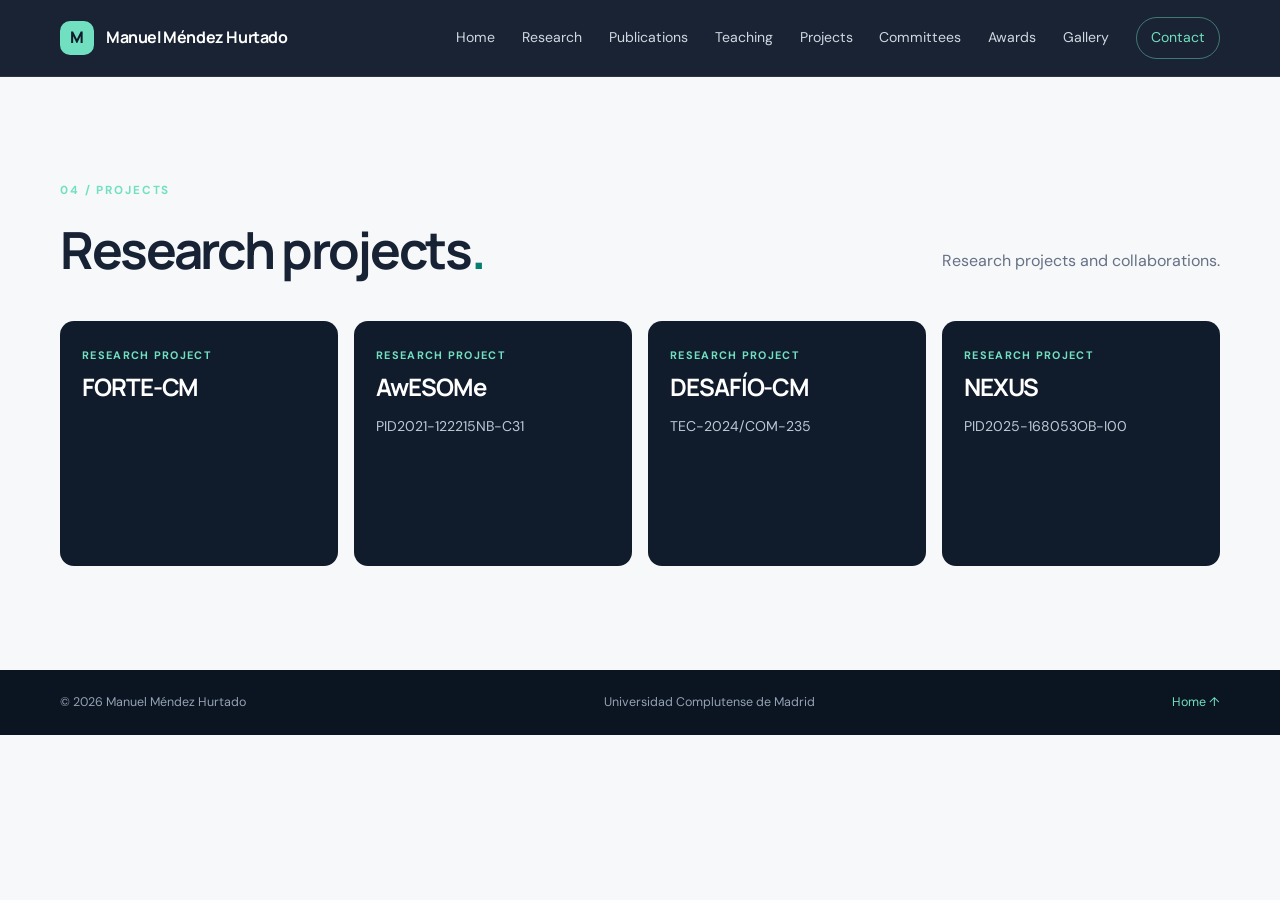
<file: projects.html>
<!doctype html>
<html lang="en">
<head>
  <meta charset="utf-8">
  <meta name="viewport" content="width=device-width, initial-scale=1">
  <meta name="description" content="Research projects and collaborations associated with Manuel Méndez Hurtado.">
  <meta name="theme-color" content="#101b2b">
  <title>Projects | Manuel Méndez Hurtado</title>
  <link rel="preconnect" href="https://fonts.googleapis.com">
  <link rel="preconnect" href="https://fonts.gstatic.com" crossorigin>
  <link href="https://fonts.googleapis.com/css2?family=DM+Sans:wght@400;500;600;700&family=Manrope:wght@400;500;600;700;800&display=swap" rel="stylesheet">
  <link rel="stylesheet" href="styles.css">
</head>
<body>
  <a class="skip-link" href="#main">Skip to content</a>
  <header class="site-header">
    <nav class="nav container" aria-label="Main navigation">
      <a class="brand" href="index.html" aria-label="Home">
        <span class="brand-mark">M</span>
        <span>Manuel Méndez Hurtado</span>
      </a>
      <button class="menu-toggle" id="menu-toggle" aria-expanded="false" aria-controls="nav-links" aria-label="Open navigation">☰</button>
      <div class="nav-links" id="nav-links">
        <a href="index.html" aria-current="page">Home</a>
        <a href="research.html">Research</a>
        <a href="publications.html">Publications</a>
        <a href="teaching.html">Teaching</a>
        <a href="projects.html">Projects</a>
        <a href="committees.html">Committees</a>
        <a href="awards.html">Awards</a>
        <a href="gallery.html">Gallery</a>
        <a href="contact.html" class="nav-contact">Contact</a>
      </div>
    </nav>
  </header>
  <main id="main">
<section class="section" id="projects">
      <div class="container">
        <div class="section-heading">
          <div>
            <p class="eyebrow">04 / PROJECTS</p>
            <h2 class="section-title">Research projects<span class="accent">.</span></h2>
          </div>
          <p class="section-intro">Research projects and collaborations.</p>
        </div>
        <div class="project-grid">
          <article class="project-card">
            <p class="project-kicker">RESEARCH PROJECT</p>
            <h3>FORTE-CM</h3>
          </article>
          <article class="project-card">
            <p class="project-kicker">RESEARCH PROJECT</p>
            <h3>AwESOMe</h3>
            <p>PID2021-122215NB-C31</p>
          </article>
          <article class="project-card">
            <p class="project-kicker">RESEARCH PROJECT</p>
            <h3>DESAFÍO-CM</h3>
            <p>TEC-2024/COM-235</p>
          </article>
          <article class="project-card">
            <p class="project-kicker">RESEARCH PROJECT</p>
            <h3>NEXUS</h3>
            <p>PID2025-168053OB-I00</p>
          </article>
        </div>
      </div>
    </section>
  </main>
  <footer class="site-footer">
    <div class="container footer-inner">
      <span>© <span id="year">2026</span> Manuel Méndez Hurtado</span>
      <span>Universidad Complutense de Madrid</span>
      <a href="index.html">Home <span aria-hidden="true">↑</span></a>
    </div>
  </footer>
  <script src="script.js"></script>
</body>
</html>
</file>
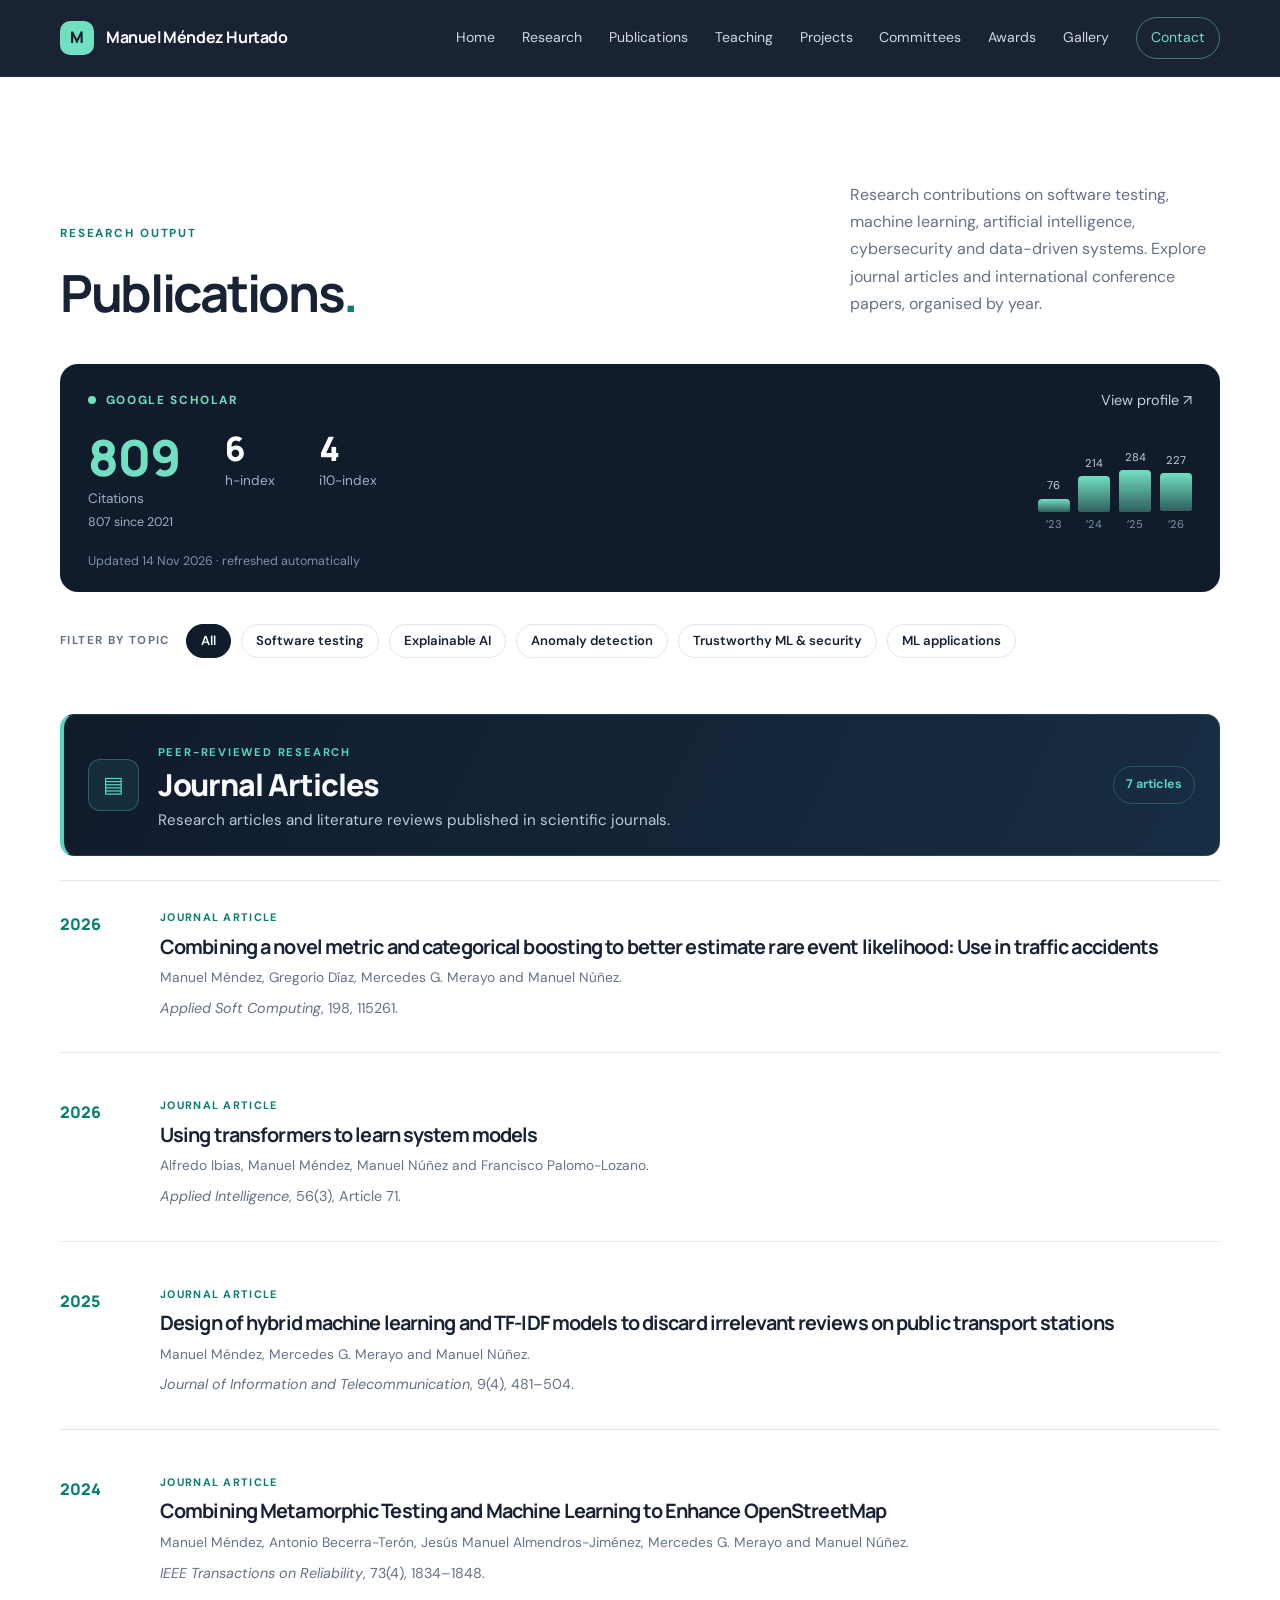
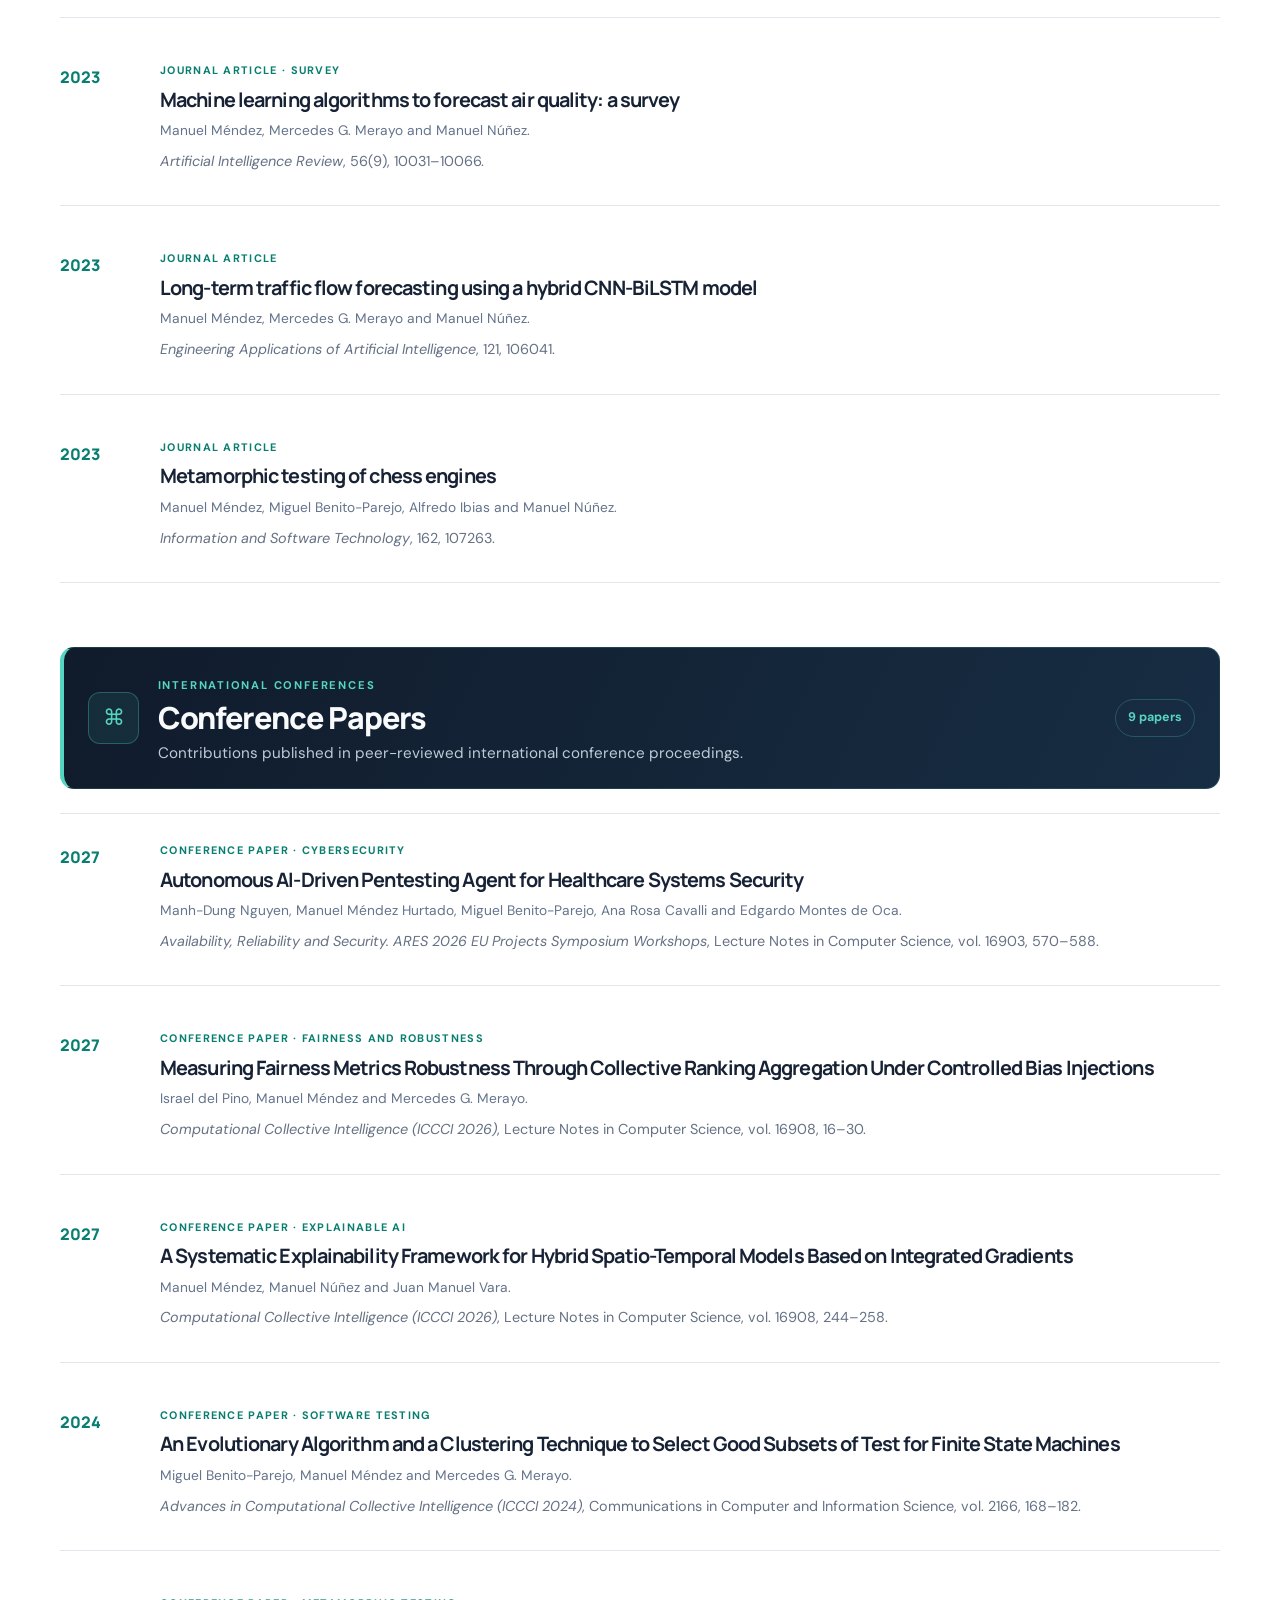
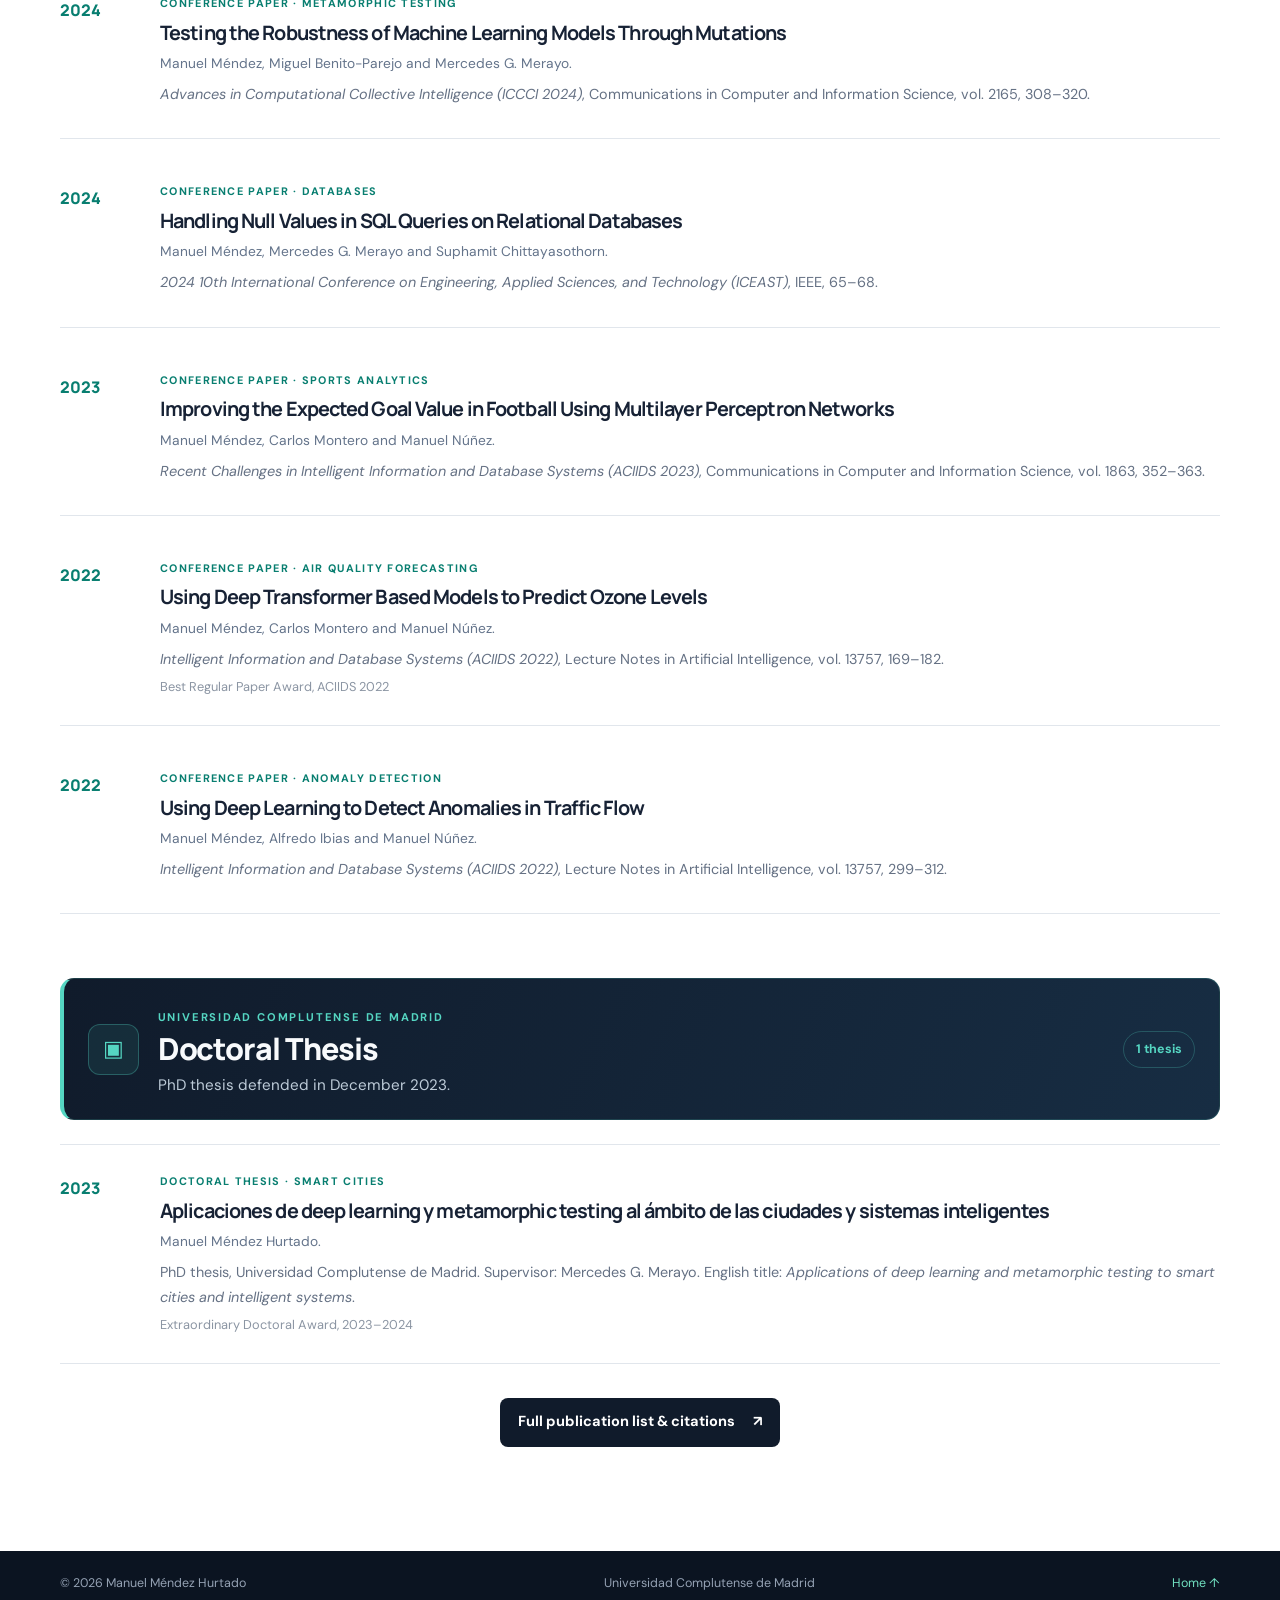
<file: publications.html>
<!doctype html>
<html lang="en">
<head>
    <meta charset="utf-8">
    <meta name="viewport" content="width=device-width, initial-scale=1">
    <meta name="description" content="Journal articles and conference publications by Manuel Méndez Hurtado on software testing, machine learning, artificial intelligence, cybersecurity and data-driven systems.">
    <meta name="theme-color" content="#101b2b">
    <title>Publications | Manuel Méndez Hurtado</title>

    <link rel="preconnect" href="https://fonts.googleapis.com">
    <link rel="preconnect" href="https://fonts.gstatic.com" crossorigin>
    <link href="https://fonts.googleapis.com/css2?family=DM+Sans:wght@400;500;600;700&family=Manrope:wght@400;500;600;700;800&display=swap" rel="stylesheet">
    <link rel="stylesheet" href="styles.css">

    <style>
        /* Layout for the two publication collections */
        .publication-collections {
            display: grid;
            gap: 4rem;
        }

        .publication-group {
            scroll-margin-top: 100px;
        }

        .publication-group-heading {
            display: flex;
            align-items: center;
            gap: 1.15rem;
            padding: 1.4rem 1.5rem;
            margin-bottom: 1.5rem;
            background: linear-gradient(115deg, #101b2b, #172d43);
            border: 1px solid rgba(85, 214, 194, 0.18);
            border-left: 4px solid #55d6c2;
            border-radius: 14px;
        }

        .publication-group-icon {
            display: flex;
            align-items: center;
            justify-content: center;
            flex: 0 0 3.2rem;
            width: 3.2rem;
            height: 3.2rem;
            border: 1px solid rgba(85, 214, 194, 0.3);
            border-radius: 12px;
            background: rgba(85, 214, 194, 0.09);
            color: #55d6c2;
            font-size: 1.4rem;
        }

        .publication-group-heading h2 {
            margin: 0.15rem 0 0.35rem;
            color: #f8fafc;
            font-family: "Manrope", sans-serif;
            font-size: clamp(1.35rem, 3vw, 1.9rem);
            font-weight: 800;
            letter-spacing: -0.035em;
        }

        .publication-group-heading p {
            margin: 0;
            color: #bdcbd8;
            font-size: 0.95rem;
            line-height: 1.6;
        }

        .publication-group-kicker {
            color: #55d6c2;
            font-size: 0.7rem;
            font-weight: 700;
            letter-spacing: 0.16em;
            text-transform: uppercase;
        }

        .publication-count {
            flex: 0 0 auto;
            margin-left: auto;
            padding: 0.45rem 0.75rem;
            border: 1px solid rgba(85, 214, 194, 0.25);
            border-radius: 999px;
            color: #55d6c2;
            font-size: 0.78rem;
            font-weight: 700;
            white-space: nowrap;
        }

        .publication-group-heading + .publication-list {
            margin-top: 0;
        }

        @media (max-width: 600px) {
            .publication-collections {
                gap: 2.75rem;
            }

            .publication-group-heading {
                gap: 0.8rem;
                padding: 1.1rem;
            }

            .publication-group-icon {
                flex-basis: 2.6rem;
                width: 2.6rem;
                height: 2.6rem;
                font-size: 1.15rem;
            }

            .publication-count {
                padding: 0.35rem 0.55rem;
                font-size: 0.7rem;
            }
        }

        @media (max-width: 420px) {
            .publication-group-heading {
                flex-wrap: wrap;
            }

            .publication-count {
                margin-left: 0;
            }
        }
    </style>
    <script type="application/ld+json">
    {
      "@context": "https://schema.org",
      "@graph": [
        {
          "@type": "Person",
          "@id": "https://mmh1997.github.io/manuelmendezresearch/#person",
          "name": "Manuel Méndez Hurtado",
          "url": "https://mmh1997.github.io/manuelmendezresearch/"
        },
        {
          "@type": "ScholarlyArticle",
          "headline": "Combining a novel metric and categorical boosting to better estimate rare event likelihood: Use in traffic accidents",
          "name": "Combining a novel metric and categorical boosting to better estimate rare event likelihood: Use in traffic accidents",
          "author": [
            {
              "@id": "https://mmh1997.github.io/manuelmendezresearch/#person"
            },
            {
              "@type": "Person",
              "name": "Gregorio Díaz"
            },
            {
              "@type": "Person",
              "name": "Mercedes G. Merayo"
            },
            {
              "@type": "Person",
              "name": "Manuel Núñez"
            }
          ],
          "datePublished": "2026",
          "url": "https://doi.org/10.1016/j.asoc.2026.115261",
          "identifier": {
            "@type": "PropertyValue",
            "propertyID": "DOI",
            "value": "10.1016/j.asoc.2026.115261"
          },
          "inLanguage": "en",
          "isPartOf": {
            "@type": "PublicationVolume",
            "volumeNumber": "198",
            "isPartOf": {
              "@type": "Periodical",
              "name": "Applied Soft Computing"
            }
          },
          "pagination": "115261"
        },
        {
          "@type": "ScholarlyArticle",
          "headline": "Using transformers to learn system models",
          "name": "Using transformers to learn system models",
          "author": [
            {
              "@type": "Person",
              "name": "Alfredo Ibias"
            },
            {
              "@id": "https://mmh1997.github.io/manuelmendezresearch/#person"
            },
            {
              "@type": "Person",
              "name": "Manuel Núñez"
            },
            {
              "@type": "Person",
              "name": "Francisco Palomo-Lozano"
            }
          ],
          "datePublished": "2026",
          "url": "https://doi.org/10.1007/s10489-025-07066-0",
          "identifier": {
            "@type": "PropertyValue",
            "propertyID": "DOI",
            "value": "10.1007/s10489-025-07066-0"
          },
          "inLanguage": "en",
          "isPartOf": {
            "@type": "PublicationIssue",
            "issueNumber": "3",
            "isPartOf": {
              "@type": "PublicationVolume",
              "volumeNumber": "56",
              "isPartOf": {
                "@type": "Periodical",
                "name": "Applied Intelligence"
              }
            }
          },
          "pagination": "Article 71"
        },
        {
          "@type": "ScholarlyArticle",
          "headline": "Design of hybrid machine learning and TF-IDF models to discard irrelevant reviews on public transport stations",
          "name": "Design of hybrid machine learning and TF-IDF models to discard irrelevant reviews on public transport stations",
          "author": [
            {
              "@id": "https://mmh1997.github.io/manuelmendezresearch/#person"
            },
            {
              "@type": "Person",
              "name": "Mercedes G. Merayo"
            },
            {
              "@type": "Person",
              "name": "Manuel Núñez"
            }
          ],
          "datePublished": "2025",
          "url": "https://doi.org/10.1080/24751839.2025.2472503",
          "identifier": {
            "@type": "PropertyValue",
            "propertyID": "DOI",
            "value": "10.1080/24751839.2025.2472503"
          },
          "inLanguage": "en",
          "isPartOf": {
            "@type": "PublicationIssue",
            "issueNumber": "4",
            "isPartOf": {
              "@type": "PublicationVolume",
              "volumeNumber": "9",
              "isPartOf": {
                "@type": "Periodical",
                "name": "Journal of Information and Telecommunication"
              }
            }
          },
          "pagination": "481–504",
          "pageStart": "481",
          "pageEnd": "504"
        },
        {
          "@type": "ScholarlyArticle",
          "headline": "Combining Metamorphic Testing and Machine Learning to Enhance OpenStreetMap",
          "name": "Combining Metamorphic Testing and Machine Learning to Enhance OpenStreetMap",
          "author": [
            {
              "@id": "https://mmh1997.github.io/manuelmendezresearch/#person"
            },
            {
              "@type": "Person",
              "name": "Antonio Becerra-Terón"
            },
            {
              "@type": "Person",
              "name": "Jesús Manuel Almendros-Jiménez"
            },
            {
              "@type": "Person",
              "name": "Mercedes G. Merayo"
            },
            {
              "@type": "Person",
              "name": "Manuel Núñez"
            }
          ],
          "datePublished": "2024",
          "url": "https://doi.org/10.1109/TR.2024.3379366",
          "identifier": {
            "@type": "PropertyValue",
            "propertyID": "DOI",
            "value": "10.1109/TR.2024.3379366"
          },
          "inLanguage": "en",
          "isPartOf": {
            "@type": "PublicationIssue",
            "issueNumber": "4",
            "isPartOf": {
              "@type": "PublicationVolume",
              "volumeNumber": "73",
              "isPartOf": {
                "@type": "Periodical",
                "name": "IEEE Transactions on Reliability"
              }
            }
          },
          "pagination": "1834–1848",
          "pageStart": "1834",
          "pageEnd": "1848"
        },
        {
          "@type": "ScholarlyArticle",
          "headline": "Machine learning algorithms to forecast air quality: a survey",
          "name": "Machine learning algorithms to forecast air quality: a survey",
          "author": [
            {
              "@id": "https://mmh1997.github.io/manuelmendezresearch/#person"
            },
            {
              "@type": "Person",
              "name": "Mercedes G. Merayo"
            },
            {
              "@type": "Person",
              "name": "Manuel Núñez"
            }
          ],
          "datePublished": "2023",
          "url": "https://doi.org/10.1007/s10462-023-10424-4",
          "identifier": {
            "@type": "PropertyValue",
            "propertyID": "DOI",
            "value": "10.1007/s10462-023-10424-4"
          },
          "inLanguage": "en",
          "isPartOf": {
            "@type": "PublicationIssue",
            "issueNumber": "9",
            "isPartOf": {
              "@type": "PublicationVolume",
              "volumeNumber": "56",
              "isPartOf": {
                "@type": "Periodical",
                "name": "Artificial Intelligence Review"
              }
            }
          },
          "pagination": "10031–10066",
          "pageStart": "10031",
          "pageEnd": "10066"
        },
        {
          "@type": "ScholarlyArticle",
          "headline": "Long-term traffic flow forecasting using a hybrid CNN-BiLSTM model",
          "name": "Long-term traffic flow forecasting using a hybrid CNN-BiLSTM model",
          "author": [
            {
              "@id": "https://mmh1997.github.io/manuelmendezresearch/#person"
            },
            {
              "@type": "Person",
              "name": "Mercedes G. Merayo"
            },
            {
              "@type": "Person",
              "name": "Manuel Núñez"
            }
          ],
          "datePublished": "2023",
          "url": "https://doi.org/10.1016/j.engappai.2023.106041",
          "identifier": {
            "@type": "PropertyValue",
            "propertyID": "DOI",
            "value": "10.1016/j.engappai.2023.106041"
          },
          "inLanguage": "en",
          "isPartOf": {
            "@type": "PublicationVolume",
            "volumeNumber": "121",
            "isPartOf": {
              "@type": "Periodical",
              "name": "Engineering Applications of Artificial Intelligence"
            }
          },
          "pagination": "106041"
        },
        {
          "@type": "ScholarlyArticle",
          "headline": "Metamorphic testing of chess engines",
          "name": "Metamorphic testing of chess engines",
          "author": [
            {
              "@id": "https://mmh1997.github.io/manuelmendezresearch/#person"
            },
            {
              "@type": "Person",
              "name": "Miguel Benito-Parejo"
            },
            {
              "@type": "Person",
              "name": "Alfredo Ibias"
            },
            {
              "@type": "Person",
              "name": "Manuel Núñez"
            }
          ],
          "datePublished": "2023",
          "url": "https://doi.org/10.1016/j.infsof.2023.107263",
          "identifier": {
            "@type": "PropertyValue",
            "propertyID": "DOI",
            "value": "10.1016/j.infsof.2023.107263"
          },
          "inLanguage": "en",
          "isPartOf": {
            "@type": "PublicationVolume",
            "volumeNumber": "162",
            "isPartOf": {
              "@type": "Periodical",
              "name": "Information and Software Technology"
            }
          },
          "pagination": "107263"
        },
        {
          "@type": "ScholarlyArticle",
          "headline": "Autonomous AI-Driven Pentesting Agent for Healthcare Systems Security",
          "name": "Autonomous AI-Driven Pentesting Agent for Healthcare Systems Security",
          "author": [
            {
              "@type": "Person",
              "name": "Manh-Dung Nguyen"
            },
            {
              "@id": "https://mmh1997.github.io/manuelmendezresearch/#person"
            },
            {
              "@type": "Person",
              "name": "Miguel Benito-Parejo"
            },
            {
              "@type": "Person",
              "name": "Ana Rosa Cavalli"
            },
            {
              "@type": "Person",
              "name": "Edgardo Montes de Oca"
            }
          ],
          "datePublished": "2027",
          "url": "https://doi.org/10.1007/978-3-032-37218-5_33",
          "identifier": {
            "@type": "PropertyValue",
            "propertyID": "DOI",
            "value": "10.1007/978-3-032-37218-5_33"
          },
          "inLanguage": "en",
          "isPartOf": {
            "@type": "Book",
            "name": "Availability, Reliability and Security. ARES 2026 EU Projects Symposium Workshops",
            "isPartOf": {
              "@type": "BookSeries",
              "name": "Lecture Notes in Computer Science",
              "volumeNumber": "16903"
            }
          },
          "pagination": "570–588",
          "pageStart": "570",
          "pageEnd": "588"
        },
        {
          "@type": "ScholarlyArticle",
          "headline": "Measuring Fairness Metrics Robustness Through Collective Ranking Aggregation Under Controlled Bias Injections",
          "name": "Measuring Fairness Metrics Robustness Through Collective Ranking Aggregation Under Controlled Bias Injections",
          "author": [
            {
              "@type": "Person",
              "name": "Israel del Pino"
            },
            {
              "@id": "https://mmh1997.github.io/manuelmendezresearch/#person"
            },
            {
              "@type": "Person",
              "name": "Mercedes G. Merayo"
            }
          ],
          "datePublished": "2027",
          "url": "https://doi.org/10.1007/978-3-032-36868-3_2",
          "identifier": {
            "@type": "PropertyValue",
            "propertyID": "DOI",
            "value": "10.1007/978-3-032-36868-3_2"
          },
          "inLanguage": "en",
          "isPartOf": {
            "@type": "Book",
            "name": "Computational Collective Intelligence (ICCCI 2026)",
            "isPartOf": {
              "@type": "BookSeries",
              "name": "Lecture Notes in Computer Science",
              "volumeNumber": "16908"
            }
          },
          "pagination": "16–30",
          "pageStart": "16",
          "pageEnd": "30"
        },
        {
          "@type": "ScholarlyArticle",
          "headline": "A Systematic Explainability Framework for Hybrid Spatio-Temporal Models Based on Integrated Gradients",
          "name": "A Systematic Explainability Framework for Hybrid Spatio-Temporal Models Based on Integrated Gradients",
          "author": [
            {
              "@id": "https://mmh1997.github.io/manuelmendezresearch/#person"
            },
            {
              "@type": "Person",
              "name": "Manuel Núñez"
            },
            {
              "@type": "Person",
              "name": "Juan Manuel Vara"
            }
          ],
          "datePublished": "2027",
          "url": "https://doi.org/10.1007/978-3-032-36868-3_17",
          "identifier": {
            "@type": "PropertyValue",
            "propertyID": "DOI",
            "value": "10.1007/978-3-032-36868-3_17"
          },
          "inLanguage": "en",
          "isPartOf": {
            "@type": "Book",
            "name": "Computational Collective Intelligence (ICCCI 2026)",
            "isPartOf": {
              "@type": "BookSeries",
              "name": "Lecture Notes in Computer Science",
              "volumeNumber": "16908"
            }
          },
          "pagination": "244–258",
          "pageStart": "244",
          "pageEnd": "258"
        },
        {
          "@type": "ScholarlyArticle",
          "headline": "An Evolutionary Algorithm and a Clustering Technique to Select Good Subsets of Test for Finite State Machines",
          "name": "An Evolutionary Algorithm and a Clustering Technique to Select Good Subsets of Test for Finite State Machines",
          "author": [
            {
              "@type": "Person",
              "name": "Miguel Benito-Parejo"
            },
            {
              "@id": "https://mmh1997.github.io/manuelmendezresearch/#person"
            },
            {
              "@type": "Person",
              "name": "Mercedes G. Merayo"
            }
          ],
          "datePublished": "2024",
          "url": "https://doi.org/10.1007/978-3-031-70259-4_13",
          "identifier": {
            "@type": "PropertyValue",
            "propertyID": "DOI",
            "value": "10.1007/978-3-031-70259-4_13"
          },
          "inLanguage": "en",
          "isPartOf": {
            "@type": "Book",
            "name": "Advances in Computational Collective Intelligence (ICCCI 2024)",
            "isPartOf": {
              "@type": "BookSeries",
              "name": "Communications in Computer and Information Science",
              "volumeNumber": "2166"
            }
          },
          "pagination": "168–182",
          "pageStart": "168",
          "pageEnd": "182"
        },
        {
          "@type": "ScholarlyArticle",
          "headline": "Testing the Robustness of Machine Learning Models Through Mutations",
          "name": "Testing the Robustness of Machine Learning Models Through Mutations",
          "author": [
            {
              "@id": "https://mmh1997.github.io/manuelmendezresearch/#person"
            },
            {
              "@type": "Person",
              "name": "Miguel Benito-Parejo"
            },
            {
              "@type": "Person",
              "name": "Mercedes G. Merayo"
            }
          ],
          "datePublished": "2024",
          "url": "https://doi.org/10.1007/978-3-031-70248-8_24",
          "identifier": {
            "@type": "PropertyValue",
            "propertyID": "DOI",
            "value": "10.1007/978-3-031-70248-8_24"
          },
          "inLanguage": "en",
          "isPartOf": {
            "@type": "Book",
            "name": "Advances in Computational Collective Intelligence (ICCCI 2024)",
            "isPartOf": {
              "@type": "BookSeries",
              "name": "Communications in Computer and Information Science",
              "volumeNumber": "2165"
            }
          },
          "pagination": "308–320",
          "pageStart": "308",
          "pageEnd": "320"
        },
        {
          "@type": "ScholarlyArticle",
          "headline": "Handling Null Values in SQL Queries on Relational Databases",
          "name": "Handling Null Values in SQL Queries on Relational Databases",
          "author": [
            {
              "@id": "https://mmh1997.github.io/manuelmendezresearch/#person"
            },
            {
              "@type": "Person",
              "name": "Mercedes G. Merayo"
            },
            {
              "@type": "Person",
              "name": "Suphamit Chittayasothorn"
            }
          ],
          "datePublished": "2024",
          "url": "https://ieeexplore.ieee.org/abstract/document/10553913",
          "inLanguage": "en",
          "isPartOf": {
            "@type": "Book",
            "name": "2024 10th International Conference on Engineering, Applied Sciences, and Technology (ICEAST)",
            "publisher": {
              "@type": "Organization",
              "name": "IEEE"
            }
          },
          "pagination": "65–68",
          "pageStart": "65",
          "pageEnd": "68"
        },
        {
          "@type": "ScholarlyArticle",
          "headline": "Improving the Expected Goal Value in Football Using Multilayer Perceptron Networks",
          "name": "Improving the Expected Goal Value in Football Using Multilayer Perceptron Networks",
          "author": [
            {
              "@id": "https://mmh1997.github.io/manuelmendezresearch/#person"
            },
            {
              "@type": "Person",
              "name": "Carlos Montero"
            },
            {
              "@type": "Person",
              "name": "Manuel Núñez"
            }
          ],
          "datePublished": "2023",
          "url": "https://doi.org/10.1007/978-3-031-42430-4_29",
          "identifier": {
            "@type": "PropertyValue",
            "propertyID": "DOI",
            "value": "10.1007/978-3-031-42430-4_29"
          },
          "inLanguage": "en",
          "isPartOf": {
            "@type": "Book",
            "name": "Recent Challenges in Intelligent Information and Database Systems (ACIIDS 2023)",
            "isPartOf": {
              "@type": "BookSeries",
              "name": "Communications in Computer and Information Science",
              "volumeNumber": "1863"
            }
          },
          "pagination": "352–363",
          "pageStart": "352",
          "pageEnd": "363"
        },
        {
          "@type": "ScholarlyArticle",
          "headline": "Using Deep Transformer Based Models to Predict Ozone Levels",
          "name": "Using Deep Transformer Based Models to Predict Ozone Levels",
          "author": [
            {
              "@id": "https://mmh1997.github.io/manuelmendezresearch/#person"
            },
            {
              "@type": "Person",
              "name": "Carlos Montero"
            },
            {
              "@type": "Person",
              "name": "Manuel Núñez"
            }
          ],
          "datePublished": "2022",
          "url": "https://doi.org/10.1007/978-3-031-21743-2_14",
          "identifier": {
            "@type": "PropertyValue",
            "propertyID": "DOI",
            "value": "10.1007/978-3-031-21743-2_14"
          },
          "inLanguage": "en",
          "isPartOf": {
            "@type": "Book",
            "name": "Intelligent Information and Database Systems (ACIIDS 2022)",
            "isPartOf": {
              "@type": "BookSeries",
              "name": "Lecture Notes in Artificial Intelligence",
              "volumeNumber": "13757"
            }
          },
          "pagination": "169–182",
          "pageStart": "169",
          "pageEnd": "182"
        },
        {
          "@type": "ScholarlyArticle",
          "headline": "Using Deep Learning to Detect Anomalies in Traffic Flow",
          "name": "Using Deep Learning to Detect Anomalies in Traffic Flow",
          "author": [
            {
              "@id": "https://mmh1997.github.io/manuelmendezresearch/#person"
            },
            {
              "@type": "Person",
              "name": "Alfredo Ibias"
            },
            {
              "@type": "Person",
              "name": "Manuel Núñez"
            }
          ],
          "datePublished": "2022",
          "url": "https://doi.org/10.1007/978-3-031-21743-2_24",
          "identifier": {
            "@type": "PropertyValue",
            "propertyID": "DOI",
            "value": "10.1007/978-3-031-21743-2_24"
          },
          "inLanguage": "en",
          "isPartOf": {
            "@type": "Book",
            "name": "Intelligent Information and Database Systems (ACIIDS 2022)",
            "isPartOf": {
              "@type": "BookSeries",
              "name": "Lecture Notes in Artificial Intelligence",
              "volumeNumber": "13757"
            }
          },
          "pagination": "299–312",
          "pageStart": "299",
          "pageEnd": "312"
        },
        {
          "@type": "Thesis",
          "name": "Aplicaciones de deep learning y metamorphic testing al ámbito de las ciudades y sistemas inteligentes",
          "alternateName": "Applications of deep learning and metamorphic testing to smart cities and intelligent systems",
          "author": {
            "@id": "https://mmh1997.github.io/manuelmendezresearch/#person"
          },
          "datePublished": "2023",
          "url": "https://produccioncientifica.ucm.es/documentos/67895f5463972c4a4c5979fa",
          "inLanguage": "es",
          "contributor": {
            "@type": "Person",
            "name": "Mercedes G. Merayo"
          },
          "publisher": {
            "@type": "CollegeOrUniversity",
            "name": "Universidad Complutense de Madrid"
          }
        }
      ]
    }
    </script>
</head>

<body>
    <a class="skip-link" href="#main">Skip to content</a>

    <header class="site-header">
        <nav class="nav container" aria-label="Main navigation">
            <a class="brand" href="index.html" aria-label="Home">
                <span class="brand-mark">M</span>
                <span>Manuel Méndez Hurtado</span>
            </a>

            <button class="menu-toggle" id="menu-toggle"
                    aria-expanded="false" aria-controls="nav-links"
                    aria-label="Open navigation">☰</button>

            <div class="nav-links" id="nav-links">
                <a href="index.html">Home</a>
                <a href="research.html">Research</a>
                <a href="publications.html" aria-current="page">Publications</a>
                <a href="teaching.html">Teaching</a>
                <a href="projects.html">Projects</a>
                <a href="committees.html">Committees</a>
                <a href="awards.html">Awards</a>
                <a href="gallery.html">Gallery</a>
                <a href="contact.html" class="nav-contact">Contact</a>
            </div>
        </nav>
    </header>

    <main id="main">
        <section class="section section-light" id="publications">
            <div class="container">

                <div class="section-heading">
                    <div>
                        <p class="eyebrow eyebrow-dark">RESEARCH OUTPUT</p>
                        <h1 class="section-title">
                            Publications<span class="accent">.</span>
                        </h1>
                    </div>

                    <p class="section-intro">
                        Research contributions on software testing, machine
                        learning, artificial intelligence, cybersecurity and
                        data-driven systems. Explore journal articles and
                        international conference papers, organised by year.
                    </p>
                </div>

                <aside class="scholar-widget scholar-widget-inline" data-scholar hidden aria-label="Google Scholar metrics">
                <div class="scholar-head">
                  <span class="scholar-label"><span class="scholar-dot" aria-hidden="true"></span>GOOGLE SCHOLAR</span>
                  <a class="scholar-link" data-scholar-link href="https://scholar.google.es/citations?user=avZSGS0AAAAJ&amp;hl=en" target="_blank" rel="noopener noreferrer">View profile <span aria-hidden="true">↗</span></a>
                </div>
                <div class="scholar-body">
                  <dl class="scholar-stats">
                    <div class="scholar-stat scholar-stat-main">
                      <dt>Citations</dt>
                      <dd data-scholar-field="citations">—</dd>
                      <span class="scholar-recent" data-scholar-recent hidden></span>
                    </div>
                    <div class="scholar-stat"><dt>h-index</dt><dd data-scholar-field="hIndex">—</dd></div>
                    <div class="scholar-stat"><dt>i10-index</dt><dd data-scholar-field="i10Index">—</dd></div>
                  </dl>
                  <ul class="scholar-chart" data-scholar-chart role="img" aria-label="Citations per year" hidden></ul>
                </div>
                <p class="scholar-meta">Updated <time data-scholar-updated>—</time> · refreshed automatically</p>
              </aside>
        
                <div class="pub-filters" role="group" aria-label="Filter publications by topic" data-pub-filters>
                    <span class="pub-filters-label">Filter by topic</span>
                    <button type="button" class="pub-filter" data-filter="all" aria-pressed="true">All</button>
                    <button type="button" class="pub-filter" data-filter="testing" aria-pressed="false">Software testing</button>
                    <button type="button" class="pub-filter" data-filter="xai" aria-pressed="false">Explainable AI</button>
                    <button type="button" class="pub-filter" data-filter="anomaly" aria-pressed="false">Anomaly detection</button>
                    <button type="button" class="pub-filter" data-filter="trust" aria-pressed="false">Trustworthy ML &amp; security</button>
                    <button type="button" class="pub-filter" data-filter="applied" aria-pressed="false">ML applications</button>
                </div>
                <p class="pub-filter-status" id="pub-filter-status" role="status" aria-live="polite"></p>

                <div class="publication-collections">

                    <!-- JOURNAL ARTICLES -->
                    <section class="publication-group" id="journal-articles"
                             aria-labelledby="journal-heading">

                        <div class="publication-group-heading">
                            <div class="publication-group-icon"
                                 aria-hidden="true">▤</div>

                            <div>
                                <span class="publication-group-kicker">
                                    Peer-reviewed research
                                </span>
                                <h2 id="journal-heading">Journal Articles</h2>
                                <p>
                                    Research articles and literature reviews
                                    published in scientific journals.
                                </p>
                            </div>

                            <span class="publication-count">7 articles</span>
                        </div>

                        <div class="publication-list">

                            <!-- 2026 -->
                            <article class="publication" data-topics="applied">
                                <div class="pub-year">2026</div>
                                <div class="pub-content">
                                    <p class="pub-type">Journal article</p>
                                    <h3>
                                        <a href="https://doi.org/10.1016/j.asoc.2026.115261"
                                           target="_blank"
                                           rel="noopener noreferrer">
                                            Combining a novel metric and categorical boosting to better estimate rare event likelihood: Use in traffic accidents
                                        </a>
                                    </h3>
                                    <p class="pub-authors">
                                        Manuel Méndez, Gregorio Díaz, Mercedes G. Merayo and Manuel Núñez.
                                    </p>
                                    <p class="pub-venue">
                                        <em>Applied Soft Computing</em>,
                                        198, 115261.
                                    </p>
                                </div>
                            </article>

                            <article class="publication" data-topics="applied">
                                <div class="pub-year">2026</div>
                                <div class="pub-content">
                                    <p class="pub-type">Journal article</p>
                                    <h3>
                                        <a href="https://doi.org/10.1007/s10489-025-07066-0"
                                           target="_blank"
                                           rel="noopener noreferrer">
                                            Using transformers to learn system models
                                        </a>
                                    </h3>
                                    <p class="pub-authors">
                                        Alfredo Ibias, Manuel Méndez,
                                        Manuel Núñez and Francisco Palomo-Lozano.
                                    </p>
                                    <p class="pub-venue">
                                        <em>Applied Intelligence</em>,
                                        56(3), Article 71.
                                    </p>
                                </div>
                            </article>

                            <!-- 2025 -->
                            <article class="publication" data-topics="applied">
                                <div class="pub-year">2025</div>
                                <div class="pub-content">
                                    <p class="pub-type">Journal article</p>
                                    <h3>
                                        <a href="https://doi.org/10.1080/24751839.2025.2472503"
                                           target="_blank"
                                           rel="noopener noreferrer">
                                            Design of hybrid machine learning and TF-IDF models to discard irrelevant reviews on public transport stations
                                        </a>
                                    </h3>
                                    <p class="pub-authors">
                                        Manuel Méndez, Mercedes G. Merayo
                                        and Manuel Núñez.
                                    </p>
                                    <p class="pub-venue">
                                        <em>Journal of Information and Telecommunication</em>,
                                        9(4), 481–504.
                                    </p>
                                </div>
                            </article>

                            <!-- 2024 -->
                            <article class="publication" data-topics="testing applied">
                                <div class="pub-year">2024</div>
                                <div class="pub-content">
                                    <p class="pub-type">Journal article</p>
                                    <h3>
                                        <a href="https://doi.org/10.1109/TR.2024.3379366"
                                           target="_blank"
                                           rel="noopener noreferrer">
                                            Combining Metamorphic Testing and Machine Learning to Enhance OpenStreetMap
                                        </a>
                                    </h3>
                                    <p class="pub-authors">
                                        Manuel Méndez, Antonio Becerra-Terón,
                                        Jesús Manuel Almendros-Jiménez,
                                        Mercedes G. Merayo and Manuel Núñez.
                                    </p>
                                    <p class="pub-venue">
                                        <em>IEEE Transactions on Reliability</em>,
                                        73(4), 1834–1848.
                                    </p>
                                </div>
                            </article>

                            <!-- 2023 -->
                            <article class="publication" data-topics="applied">
                                <div class="pub-year">2023</div>
                                <div class="pub-content">
                                    <p class="pub-type">Journal article · Survey</p>
                                    <h3>
                                        <a href="https://doi.org/10.1007/s10462-023-10424-4"
                                           target="_blank"
                                           rel="noopener noreferrer">
                                            Machine learning algorithms to forecast air quality: a survey
                                        </a>
                                    </h3>
                                    <p class="pub-authors">
                                        Manuel Méndez, Mercedes G. Merayo
                                        and Manuel Núñez.
                                    </p>
                                    <p class="pub-venue">
                                        <em>Artificial Intelligence Review</em>,
                                        56(9), 10031–10066.
                                    </p>
                                </div>
                            </article>

                            <article class="publication" data-topics="applied">
                                <div class="pub-year">2023</div>
                                <div class="pub-content">
                                    <p class="pub-type">Journal article</p>
                                    <h3>
                                        <a href="https://doi.org/10.1016/j.engappai.2023.106041"
                                           target="_blank"
                                           rel="noopener noreferrer">
                                            Long-term traffic flow forecasting using a hybrid CNN-BiLSTM model
                                        </a>
                                    </h3>
                                    <p class="pub-authors">
                                        Manuel Méndez, Mercedes G. Merayo
                                        and Manuel Núñez.
                                    </p>
                                    <p class="pub-venue">
                                        <em>Engineering Applications of Artificial Intelligence</em>,
                                        121, 106041.
                                    </p>
                                </div>
                            </article>

                            <article class="publication" data-topics="testing">
                                <div class="pub-year">2023</div>
                                <div class="pub-content">
                                    <p class="pub-type">Journal article</p>
                                    <h3>
                                        <a href="https://doi.org/10.1016/j.infsof.2023.107263"
                                           target="_blank"
                                           rel="noopener noreferrer">
                                            Metamorphic testing of chess engines
                                        </a>
                                    </h3>
                                    <p class="pub-authors">
                                        Manuel Méndez, Miguel Benito-Parejo,
                                        Alfredo Ibias and Manuel Núñez.
                                    </p>
                                    <p class="pub-venue">
                                        <em>Information and Software Technology</em>,
                                        162, 107263.
                                    </p>
                                </div>
                            </article>

                        </div>
                    </section>

                    <!-- CONFERENCE PAPERS -->
                    <section class="publication-group" id="conference-papers"
                             aria-labelledby="conference-heading">

                        <div class="publication-group-heading">
                            <div class="publication-group-icon"
                                 aria-hidden="true">⌘</div>

                            <div>
                                <span class="publication-group-kicker">
                                    International conferences
                                </span>
                                <h2 id="conference-heading">Conference Papers</h2>
                                <p>
                                    Contributions published in peer-reviewed
                                    international conference proceedings.
                                </p>
                            </div>

                            <span class="publication-count">9 papers</span>
                        </div>

                        <div class="publication-list">

                            <!-- 2027 publication / ARES 2026 -->
                            <article class="publication" data-topics="trust">
                                <div class="pub-year">2027</div>
                                <div class="pub-content">
                                    <p class="pub-type">Conference paper · Cybersecurity</p>
                                    <h3>
                                        <a href="https://doi.org/10.1007/978-3-032-37218-5_33"
                                           target="_blank"
                                           rel="noopener noreferrer">
                                            Autonomous AI-Driven Pentesting Agent for Healthcare Systems Security
                                        </a>
                                    </h3>
                                    <p class="pub-authors">
                                        Manh-Dung Nguyen, Manuel Méndez Hurtado,
                                        Miguel Benito-Parejo, Ana Rosa Cavalli
                                        and Edgardo Montes de Oca.
                                    </p>
                                    <p class="pub-venue">
                                        <em>Availability, Reliability and Security. ARES 2026 EU Projects Symposium Workshops</em>,
                                        Lecture Notes in Computer Science, vol. 16903,
                                        570–588.
                                    </p>
                                </div>
                            </article>

                            <!-- 2026 -->
                            <article class="publication" data-topics="trust">
                                <div class="pub-year">2027</div>
                                <div class="pub-content">
                                    <p class="pub-type">Conference paper · Fairness and robustness</p>
                                    <h3>
                                        <a href="https://doi.org/10.1007/978-3-032-36868-3_2"
                                           target="_blank"
                                           rel="noopener noreferrer">
                                            Measuring Fairness Metrics Robustness Through Collective Ranking Aggregation Under Controlled Bias Injections
                                        </a>
                                    </h3>
                                    <p class="pub-authors">
                                        Israel del Pino, Manuel Méndez
                                        and Mercedes G. Merayo.
                                    </p>
                                    <p class="pub-venue">
                                        <em>Computational Collective Intelligence (ICCCI 2026)</em>,
                                        Lecture Notes in Computer Science, vol. 16908,
                                        16–30.
                                    </p>
                                </div>
                            </article>

                            <article class="publication" data-topics="xai">
                                <div class="pub-year">2027</div>
                                <div class="pub-content">
                                    <p class="pub-type">Conference paper · Explainable AI</p>
                                    <h3>
                                        <a href="https://doi.org/10.1007/978-3-032-36868-3_17"
                                           target="_blank"
                                           rel="noopener noreferrer">
                                            A Systematic Explainability Framework for Hybrid Spatio-Temporal Models Based on Integrated Gradients
                                        </a>
                                    </h3>
                                    <p class="pub-authors">
                                        Manuel Méndez, Manuel Núñez
                                        and Juan Manuel Vara.
                                    </p>
                                    <p class="pub-venue">
                                        <em>Computational Collective Intelligence (ICCCI 2026)</em>,
                                        Lecture Notes in Computer Science, vol. 16908,
                                        244–258.
                                    </p>
                                </div>
                            </article>

                            <!-- 2024 -->
                            <article class="publication" data-topics="testing">
                                <div class="pub-year">2024</div>
                                <div class="pub-content">
                                    <p class="pub-type">Conference paper · Software testing</p>
                                    <h3>
                                        <a href="https://doi.org/10.1007/978-3-031-70259-4_13"
                                           target="_blank"
                                           rel="noopener noreferrer">
                                            An Evolutionary Algorithm and a Clustering Technique to Select Good Subsets of Test for Finite State Machines
                                        </a>
                                    </h3>
                                    <p class="pub-authors">
                                        Miguel Benito-Parejo, Manuel Méndez
                                        and Mercedes G. Merayo.
                                    </p>
                                    <p class="pub-venue">
                                        <em>Advances in Computational Collective Intelligence (ICCCI 2024)</em>,
                                        Communications in Computer and Information Science,
                                        vol. 2166, 168–182.
                                    </p>
                                </div>
                            </article>

                            <article class="publication" data-topics="testing trust">
                                <div class="pub-year">2024</div>
                                <div class="pub-content">
                                    <p class="pub-type">Conference paper · Metamorphic testing</p>
                                    <h3>
                                        <a href="https://doi.org/10.1007/978-3-031-70248-8_24"
                                           target="_blank"
                                           rel="noopener noreferrer">
                                            Testing the Robustness of Machine Learning Models Through Mutations
                                        </a>
                                    </h3>
                                    <p class="pub-authors">
                                        Manuel Méndez, Miguel Benito-Parejo
                                        and Mercedes G. Merayo.
                                    </p>
                                    <p class="pub-venue">
                                        <em>Advances in Computational Collective Intelligence (ICCCI 2024)</em>,
                                        Communications in Computer and Information Science,
                                        vol. 2165, 308–320.
                                    </p>
                                </div>
                            </article>

                            <article class="publication" data-topics="testing">
                                <div class="pub-year">2024</div>
                                <div class="pub-content">
                                    <p class="pub-type">Conference paper · Databases</p>
                                    <h3>
                                        <a href="https://ieeexplore.ieee.org/abstract/document/10553913"
                                           target="_blank"
                                           rel="noopener noreferrer">
                                            Handling Null Values in SQL Queries on Relational Databases
                                        </a>
                                    </h3>
                                    <p class="pub-authors">
                                        Manuel Méndez, Mercedes G. Merayo
                                        and Suphamit Chittayasothorn.
                                    </p>
                                    <p class="pub-venue">
                                        <em>2024 10th International Conference on Engineering, Applied Sciences, and Technology (ICEAST)</em>,
                                        IEEE, 65–68.
                                    </p>
                                </div>
                            </article>

                            <!-- 2023 -->
                            <article class="publication" data-topics="applied">
                                <div class="pub-year">2023</div>
                                <div class="pub-content">
                                    <p class="pub-type">Conference paper · Sports analytics</p>
                                    <h3>
                                        <a href="https://doi.org/10.1007/978-3-031-42430-4_29"
                                           target="_blank"
                                           rel="noopener noreferrer">
                                            Improving the Expected Goal Value in Football Using Multilayer Perceptron Networks
                                        </a>
                                    </h3>
                                    <p class="pub-authors">
                                        Manuel Méndez, Carlos Montero
                                        and Manuel Núñez.
                                    </p>
                                    <p class="pub-venue">
                                        <em>Recent Challenges in Intelligent Information and Database Systems (ACIIDS 2023)</em>,
                                        Communications in Computer and Information Science,
                                        vol. 1863, 352–363.
                                    </p>
                                </div>
                            </article>

                            <!-- 2022 -->
                            <article class="publication" data-topics="applied">
                                <div class="pub-year">2022</div>
                                <div class="pub-content">
                                    <p class="pub-type">Conference paper · Air quality forecasting</p>
                                    <h3>
                                        <a href="https://doi.org/10.1007/978-3-031-21743-2_14"
                                           target="_blank"
                                           rel="noopener noreferrer">
                                            Using Deep Transformer Based Models to Predict Ozone Levels
                                        </a>
                                    </h3>
                                    <p class="pub-authors">
                                        Manuel Méndez, Carlos Montero
                                        and Manuel Núñez.
                                    </p>
                                    <p class="pub-venue">
                                        <em>Intelligent Information and Database Systems (ACIIDS 2022)</em>,
                                        Lecture Notes in Artificial Intelligence,
                                        vol. 13757, 169–182.
                                    </p>
                                    <p class="pub-note">Best Regular Paper Award, ACIIDS 2022</p>
                                </div>
                            </article>

                            <article class="publication" data-topics="anomaly applied">
                                <div class="pub-year">2022</div>
                                <div class="pub-content">
                                    <p class="pub-type">Conference paper · Anomaly detection</p>
                                    <h3>
                                        <a href="https://doi.org/10.1007/978-3-031-21743-2_24"
                                           target="_blank"
                                           rel="noopener noreferrer">
                                            Using Deep Learning to Detect Anomalies in Traffic Flow
                                        </a>
                                    </h3>
                                    <p class="pub-authors">
                                        Manuel Méndez, Alfredo Ibias
                                        and Manuel Núñez.
                                    </p>
                                    <p class="pub-venue">
                                        <em>Intelligent Information and Database Systems (ACIIDS 2022)</em>,
                                        Lecture Notes in Artificial Intelligence,
                                        vol. 13757, 299–312.
                                    </p>
                                </div>
                            </article>

                        </div>
                    </section>

                    <!-- DOCTORAL THESIS -->
                    <section class="publication-group" id="doctoral-thesis"
                             aria-labelledby="thesis-heading">

                        <div class="publication-group-heading">
                            <div class="publication-group-icon"
                                 aria-hidden="true">▣</div>

                            <div>
                                <span class="publication-group-kicker">
                                    Universidad Complutense de Madrid
                                </span>
                                <h2 id="thesis-heading">Doctoral Thesis</h2>
                                <p>
                                    PhD thesis defended in December 2023.
                                </p>
                            </div>

                            <span class="publication-count">1 thesis</span>
                        </div>

                        <div class="publication-list">
                            <article class="publication" data-topics="testing applied">
                                <div class="pub-year">2023</div>
                                <div class="pub-content">
                                    <p class="pub-type">Doctoral thesis · Smart cities</p>
                                    <h3>
                                        <a href="https://produccioncientifica.ucm.es/documentos/67895f5463972c4a4c5979fa"
                                           target="_blank"
                                           rel="noopener noreferrer">
                                            Aplicaciones de deep learning y metamorphic testing al ámbito de las ciudades y sistemas inteligentes
                                        </a>
                                    </h3>
                                    <p class="pub-authors">
                                        Manuel Méndez Hurtado.
                                    </p>
                                    <p class="pub-venue">
                                        PhD thesis, Universidad Complutense de Madrid.
                                        Supervisor: Mercedes G. Merayo.
                                        English title: <em>Applications of deep learning and metamorphic testing to smart cities and intelligent systems</em>.
                                    </p>
                                    <p class="pub-note">Extraordinary Doctoral Award, 2023–2024</p>
                                </div>
                            </article>
                        </div>
                    </section>
                </div>

                <div class="center-action">
                    <a class="button button-dark"
                       href="https://scholar.google.es/citations?user=avZSGS0AAAAJ&amp;hl=es"
                       target="_blank"
                       rel="noopener noreferrer">
                        Full publication list &amp; citations <span aria-hidden="true">↗</span>
                    </a>
                </div>

            </div>
        </section>
    </main>

    <footer class="site-footer">
        <div class="container footer-inner">
            <span>© <span id="year">2026</span> Manuel Méndez Hurtado</span>
            <span>Universidad Complutense de Madrid</span>
            <a href="index.html">Home <span aria-hidden="true">↑</span></a>
        </div>
    </footer>

    <script src="script.js"></script>
    <script src="citations.js" defer></script>
</body>
</html>
</file>
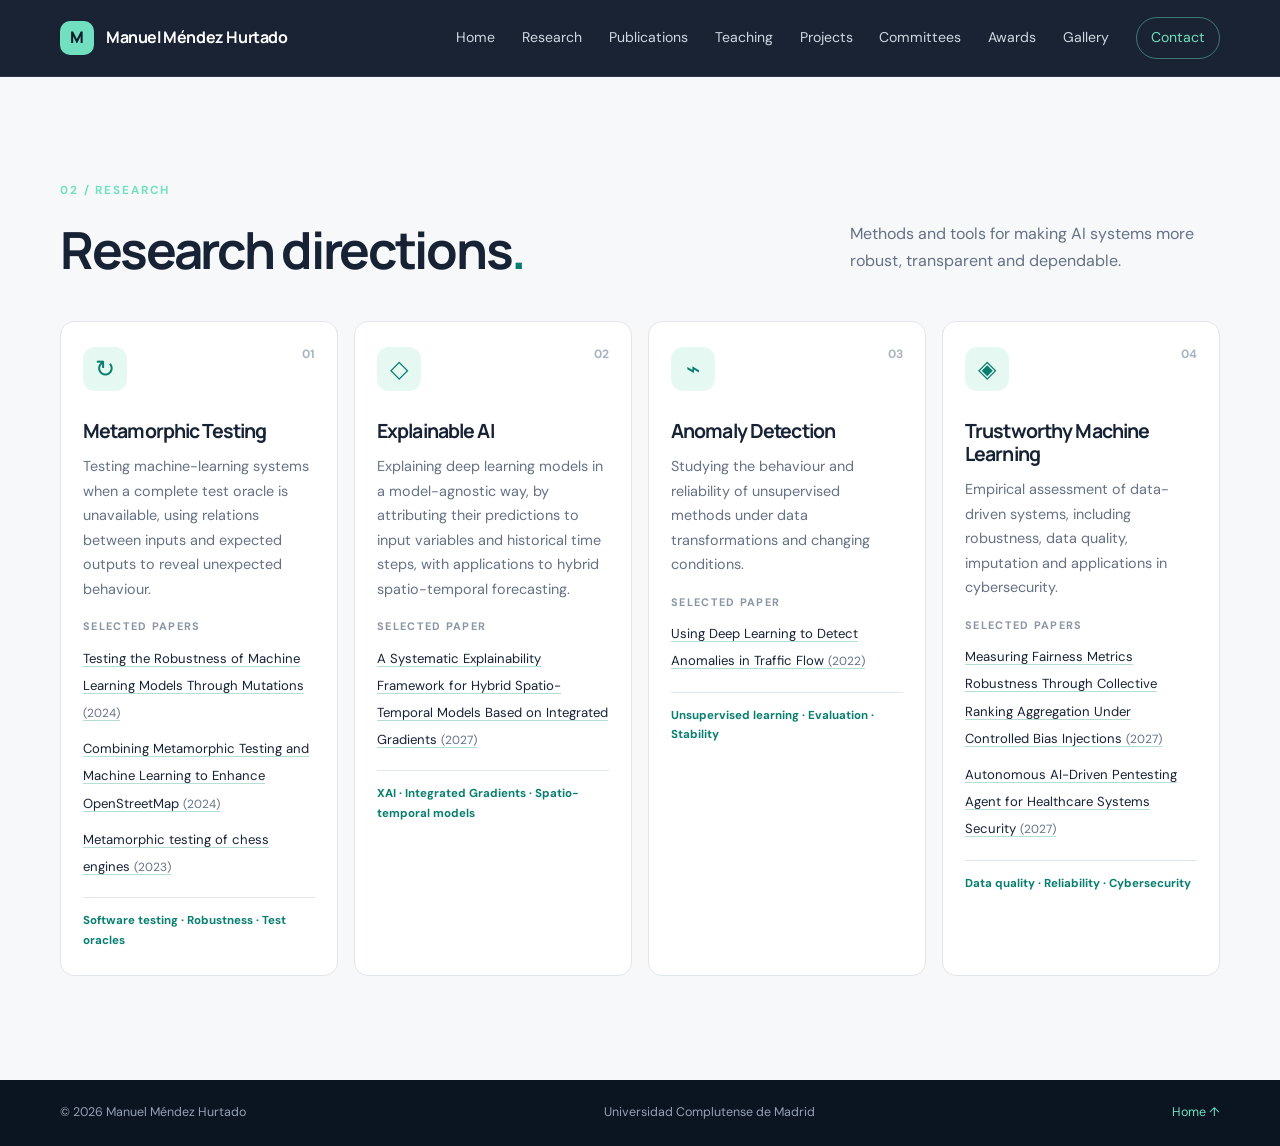
<file: research.html>
<!doctype html>
<html lang="en">
<head>
  <meta charset="utf-8">
  <meta name="viewport" content="width=device-width, initial-scale=1">
  <meta name="description" content="Research directions in metamorphic testing, explainable AI, anomaly detection and trustworthy machine learning.">
  <meta name="theme-color" content="#101b2b">
  <title>Research | Manuel Méndez Hurtado</title>
  <link rel="preconnect" href="https://fonts.googleapis.com">
  <link rel="preconnect" href="https://fonts.gstatic.com" crossorigin>
  <link href="https://fonts.googleapis.com/css2?family=DM+Sans:wght@400;500;600;700&family=Manrope:wght@400;500;600;700;800&display=swap" rel="stylesheet">
  <link rel="stylesheet" href="styles.css">
</head>
<body>
  <a class="skip-link" href="#main">Skip to content</a>
  <header class="site-header">
    <nav class="nav container" aria-label="Main navigation">
      <a class="brand" href="index.html" aria-label="Home">
        <span class="brand-mark">M</span>
        <span>Manuel Méndez Hurtado</span>
      </a>
      <button class="menu-toggle" id="menu-toggle" aria-expanded="false" aria-controls="nav-links" aria-label="Open navigation">☰</button>
      <div class="nav-links" id="nav-links">
        <a href="index.html" aria-current="page">Home</a>
        <a href="research.html">Research</a>
        <a href="publications.html">Publications</a>
        <a href="teaching.html">Teaching</a>
        <a href="projects.html">Projects</a>
        <a href="committees.html">Committees</a>
        <a href="awards.html">Awards</a>
        <a href="gallery.html">Gallery</a>
        <a href="contact.html" class="nav-contact">Contact</a>
      </div>
    </nav>
  </header>
  <main id="main">
<section class="section" id="research">
      <div class="container">
        <div class="section-heading">
          <div>
            <p class="eyebrow">02 / RESEARCH</p>
            <h2 class="section-title">Research directions<span class="accent">.</span></h2>
          </div>
          <p class="section-intro">Methods and tools for making AI systems more robust, transparent and dependable.</p>
        </div>
        <div class="research-grid">
          <article class="research-card">
            <div class="number">01</div><div class="research-icon" aria-hidden="true">↻</div>
            <h3>Metamorphic Testing</h3>
            <p>Testing machine-learning systems when a complete test oracle is unavailable, using relations between inputs and expected outputs to reveal unexpected behaviour.</p>
            <div class="card-papers">
              <p class="card-papers-label">Selected papers</p>
              <ul>
                <li><a href="https://doi.org/10.1007/978-3-031-70248-8_24" target="_blank" rel="noopener noreferrer">Testing the Robustness of Machine Learning Models Through Mutations <span class="card-paper-year">(2024)</span></a></li>
                <li><a href="https://doi.org/10.1109/TR.2024.3379366" target="_blank" rel="noopener noreferrer">Combining Metamorphic Testing and Machine Learning to Enhance OpenStreetMap <span class="card-paper-year">(2024)</span></a></li>
                <li><a href="https://doi.org/10.1016/j.infsof.2023.107263" target="_blank" rel="noopener noreferrer">Metamorphic testing of chess engines <span class="card-paper-year">(2023)</span></a></li>
              </ul>
            </div>
            <div class="card-keywords">Software testing · Robustness · Test oracles</div>
          </article>
          <article class="research-card">
            <div class="number">02</div><div class="research-icon" aria-hidden="true">◇</div>
            <h3>Explainable AI</h3>
            <p>Explaining deep learning models in a model-agnostic way, by attributing their predictions to input variables and historical time steps, with applications to hybrid spatio-temporal forecasting.</p>
            <div class="card-papers">
              <p class="card-papers-label">Selected paper</p>
              <ul>
                <li><a href="https://doi.org/10.1007/978-3-032-36868-3_17" target="_blank" rel="noopener noreferrer">A Systematic Explainability Framework for Hybrid Spatio-Temporal Models Based on Integrated Gradients <span class="card-paper-year">(2027)</span></a></li>
              </ul>
            </div>
            <div class="card-keywords">XAI · Integrated Gradients · Spatio-temporal models</div>
          </article>
          <article class="research-card">
            <div class="number">03</div><div class="research-icon" aria-hidden="true">⌁</div>
            <h3>Anomaly Detection</h3>
            <p>Studying the behaviour and reliability of unsupervised methods under data transformations and changing conditions.</p>
            <div class="card-papers">
              <p class="card-papers-label">Selected paper</p>
              <ul>
                <li><a href="https://doi.org/10.1007/978-3-031-21743-2_24" target="_blank" rel="noopener noreferrer">Using Deep Learning to Detect Anomalies in Traffic Flow <span class="card-paper-year">(2022)</span></a></li>
              </ul>
            </div>
            <div class="card-keywords">Unsupervised learning · Evaluation · Stability</div>
          </article>
          <article class="research-card">
            <div class="number">04</div><div class="research-icon" aria-hidden="true">◈</div>
            <h3>Trustworthy Machine Learning</h3>
            <p>Empirical assessment of data-driven systems, including robustness, data quality, imputation and applications in cybersecurity.</p>
            <div class="card-papers">
              <p class="card-papers-label">Selected papers</p>
              <ul>
                <li><a href="https://doi.org/10.1007/978-3-032-36868-3_2" target="_blank" rel="noopener noreferrer">Measuring Fairness Metrics Robustness Through Collective Ranking Aggregation Under Controlled Bias Injections <span class="card-paper-year">(2027)</span></a></li>
                <li><a href="https://doi.org/10.1007/978-3-032-37218-5_33" target="_blank" rel="noopener noreferrer">Autonomous AI-Driven Pentesting Agent for Healthcare Systems Security <span class="card-paper-year">(2027)</span></a></li>
              </ul>
            </div>
            <div class="card-keywords">Data quality · Reliability · Cybersecurity</div>
          </article>
        </div>
      </div>
    </section>
  </main>
  <footer class="site-footer">
    <div class="container footer-inner">
      <span>© <span id="year">2026</span> Manuel Méndez Hurtado</span>
      <span>Universidad Complutense de Madrid</span>
      <a href="index.html">Home <span aria-hidden="true">↑</span></a>
    </div>
  </footer>
  <script src="script.js"></script>
</body>
</html>
</file>
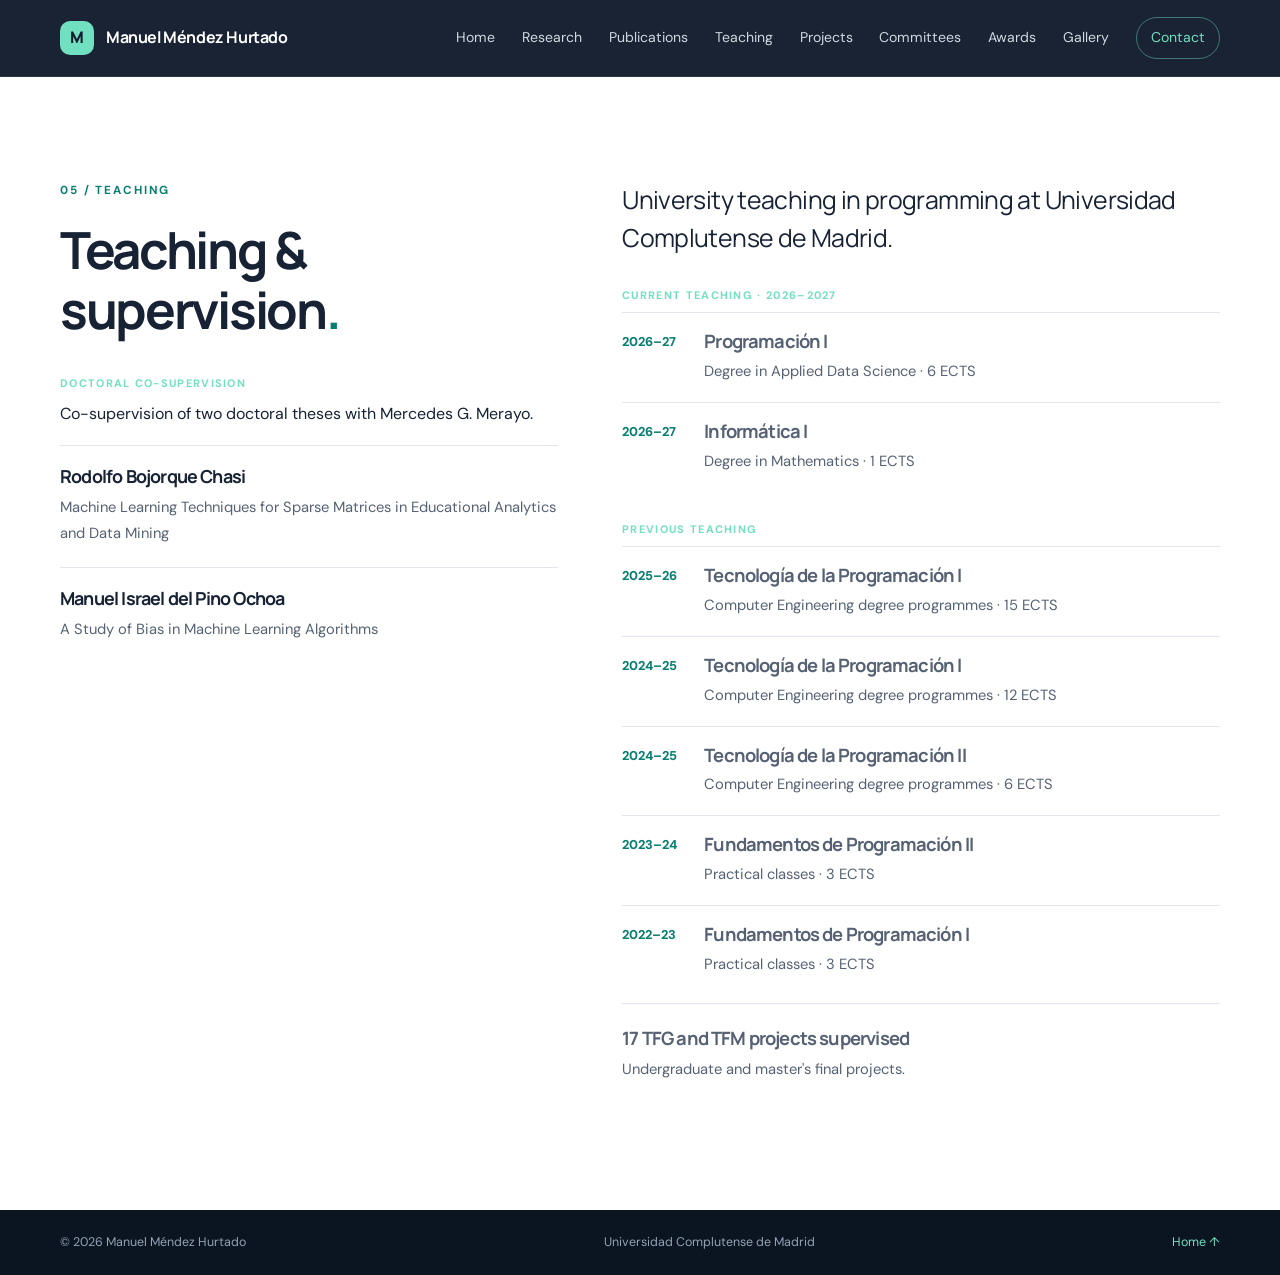
<file: teaching.html>
<!doctype html>
<html lang="en">
<head>
  <meta charset="utf-8">
  <meta name="viewport" content="width=device-width, initial-scale=1">
  <meta name="description" content="University teaching, doctoral co-supervision and academic supervision by Manuel Méndez Hurtado.">
  <meta name="theme-color" content="#101b2b">
  <title>Teaching | Manuel Méndez Hurtado</title>
  <link rel="preconnect" href="https://fonts.googleapis.com">
  <link rel="preconnect" href="https://fonts.gstatic.com" crossorigin>
  <link href="https://fonts.googleapis.com/css2?family=DM+Sans:wght@400;500;600;700&family=Manrope:wght@400;500;600;700;800&display=swap" rel="stylesheet">
  <link rel="stylesheet" href="styles.css">
</head>
<body>
  <a class="skip-link" href="#main">Skip to content</a>

  <header class="site-header">
    <nav class="nav container" aria-label="Main navigation">
      <a class="brand" href="index.html" aria-label="Home">
        <span class="brand-mark">M</span>
        <span>Manuel Méndez Hurtado</span>
      </a>

      <button class="menu-toggle" id="menu-toggle"
              aria-expanded="false"
              aria-controls="nav-links"
              aria-label="Open navigation">☰</button>

      <div class="nav-links" id="nav-links">
        <a href="index.html" aria-current="page">Home</a>
        <a href="research.html">Research</a>
        <a href="publications.html">Publications</a>
        <a href="teaching.html">Teaching</a>
        <a href="projects.html">Projects</a>
        <a href="committees.html">Committees</a>
        <a href="awards.html">Awards</a>
        <a href="gallery.html">Gallery</a>
        <a href="contact.html" class="nav-contact">Contact</a>
      </div>
    </nav>
  </header>

  <main id="main">
    <section class="section section-light" id="teaching">
      <div class="container split-layout">

        <!-- Left column: doctoral supervision -->
        <div class="teaching-sidebar">
          <p class="eyebrow eyebrow-dark">05 / TEACHING</p>
          <h2 class="section-title">
            Teaching &amp; supervision<span class="accent">.</span>
          </h2>

          <div class="teaching-group doctoral-group">
            <p class="project-kicker">DOCTORAL CO-SUPERVISION</p>
            <p class="doctoral-intro">
              Co-supervision of two doctoral theses with Mercedes G. Merayo.
            </p>

            <article class="doctoral-item">
              <h3>Rodolfo Bojorque Chasi</h3>
              <p>
                Machine Learning Techniques for Sparse Matrices in
                Educational Analytics and Data Mining
              </p>
            </article>

            <article class="doctoral-item">
              <h3>Manuel Israel del Pino Ochoa</h3>
              <p>A Study of Bias in Machine Learning Algorithms</p>
            </article>
          </div>
        </div>

        <!-- Right column: teaching experience -->
        <div class="section-copy teaching-main">
          <p class="large-copy">
            University teaching in programming at Universidad Complutense de Madrid.
          </p>

          <div class="teaching-group">
            <p class="project-kicker">CURRENT TEACHING · 2026–2027</p>

            <div class="teaching-item">
              <span class="teaching-year">2026–27</span>
              <div>
                <h3>Programación I</h3>
                <p>Degree in Applied Data Science · 6 ECTS</p>
              </div>
            </div>

            <div class="teaching-item">
              <span class="teaching-year">2026–27</span>
              <div>
                <h3>Informática I</h3>
                <p>Degree in Mathematics · 1 ECTS</p>
              </div>
            </div>
          </div>

          <div class="teaching-group">
            <p class="project-kicker">PREVIOUS TEACHING</p>

            <div class="teaching-item">
              <span class="teaching-year">2025–26</span>
              <div>
                <h3>Tecnología de la Programación I</h3>
                <p>Computer Engineering degree programmes · 15 ECTS</p>
              </div>
            </div>

            <div class="teaching-item">
              <span class="teaching-year">2024–25</span>
              <div>
                <h3>Tecnología de la Programación I</h3>
                <p>Computer Engineering degree programmes · 12 ECTS</p>
              </div>
            </div>

            <div class="teaching-item">
              <span class="teaching-year">2024–25</span>
              <div>
                <h3>Tecnología de la Programación II</h3>
                <p>Computer Engineering degree programmes · 6 ECTS</p>
              </div>
            </div>

            <div class="teaching-item">
              <span class="teaching-year">2023–24</span>
              <div>
                <h3>Fundamentos de Programación II</h3>
                <p>Practical classes · 3 ECTS</p>
              </div>
            </div>

            <div class="teaching-item">
              <span class="teaching-year">2022–23</span>
              <div>
                <h3>Fundamentos de Programación I</h3>
                <p>Practical classes · 3 ECTS</p>
              </div>
            </div>
          </div>

          <div class="supervision-stat">
            <div>
              <h3>17 TFG and TFM projects supervised</h3>
              <p>Undergraduate and master's final projects.</p>
            </div>
          </div>
        </div>

      </div>
    </section>
  </main>

  <footer class="site-footer">
    <div class="container footer-inner">
      <span>© <span id="year">2026</span> Manuel Méndez Hurtado</span>
      <span>Universidad Complutense de Madrid</span>
      <a href="index.html">Home <span aria-hidden="true">↑</span></a>
    </div>
  </footer>

  <script src="script.js"></script>
</body>
</html>
</file>
<file: styles.css>
:root {
  --navy: #101b2b;
  --navy-2: #17263a;
  --ink: #172235;
  --muted: #657184;
  --paper: #f7f8fa;
  --white: #fff;
  --line: #e1e6ec;
  --teal: #71e0c0;
  --teal-dark: #087e70;
  --serif: "Manrope", sans-serif;
  --sans: "DM Sans", sans-serif;
  --container: 1160px;
  --radius: 18px;
}

* {
  box-sizing: border-box;
}

html {
  scroll-behavior: smooth;
  scroll-padding-top: 88px;
}

body {
  margin: 0;
  background: var(--paper);
  color: var(--ink);
  font-family: var(--sans);
  line-height: 1.7;
  -webkit-font-smoothing: antialiased;
}

a {
  color: inherit;
  text-decoration: none;
}

button,
a {
  -webkit-tap-highlight-color: transparent;
}

.container {
  width: min(var(--container), calc(100% - 48px));
  margin-inline: auto;
}

.skip-link {
  position: absolute;
  left: -999px;
  top: 8px;
  z-index: 1000;
  background: white;
  padding: 10px 14px;
}

.skip-link:focus {
  left: 8px;
}

.site-header {
  position: sticky;
  top: 0;
  z-index: 100;
  background: rgba(16, 27, 43, .96);
  backdrop-filter: blur(14px);
  border-bottom: 1px solid rgba(255, 255, 255, .08);
}

.nav {
  display: flex;
  align-items: center;
  justify-content: space-between;
  min-height: 76px;
  gap: 28px;
  color: white;
}

.brand {
  display: inline-flex;
  align-items: center;
  gap: 12px;
  font-family: var(--serif);
  font-weight: 700;
  letter-spacing: -.025em;
  white-space: nowrap;
}

.brand-mark {
  display: grid;
  place-items: center;
  width: 34px;
  height: 34px;
  border-radius: 10px;
  background: var(--teal);
  color: var(--navy);
  font-weight: 800;
}

.nav-links {
  display: flex;
  align-items: center;
  gap: clamp(14px, 2.1vw, 28px);
  font-size: .88rem;
  color: #d0d8e2;
}

.nav-links a {
  transition: color .2s ease;
}

.nav-links a:hover,
.nav-links a:focus-visible {
  color: var(--teal);
}

.nav-links .nav-contact {
  color: var(--teal);
  border: 1px solid rgba(113, 224, 192, .45);
  border-radius: 999px;
  padding: 8px 14px;
}

.menu-toggle {
  display: none;
  background: transparent;
  border: 1px solid #4a586a;
  color: white;
  border-radius: 8px;
  padding: 7px 10px;
  font-size: 1.1rem;
}

/* Hero and profile */

.hero {
  background: var(--navy);
  color: white;
  padding: 88px 0 30px;
  overflow: hidden;
  position: relative;
}

.hero::before {
  content: "";
  position: absolute;
  width: 520px;
  height: 520px;
  border-radius: 50%;
  right: -180px;
  top: -260px;
  background: radial-gradient(circle, rgba(113, 224, 192, .12), transparent 68%);
  pointer-events: none;
}

.hero-grid {
  display: grid;
  grid-template-columns: 1.35fr .8fr;
  align-items: center;
  gap: clamp(45px, 8vw, 120px);
  position: relative;
}

.eyebrow {
  margin: 0 0 18px;
  color: var(--teal);
  font-size: .73rem;
  font-weight: 700;
  letter-spacing: .16em;
  text-transform: uppercase;
}

.eyebrow-dark {
  color: var(--teal-dark);
}

.status-dot,
.mini-dot {
  display: inline-block;
  width: 7px;
  height: 7px;
  border-radius: 50%;
  background: var(--teal);
  margin-right: 8px;
  vertical-align: 1px;
  box-shadow: 0 0 0 4px rgba(113, 224, 192, .12);
}

h1,
h2,
h3,
p {
  margin-top: 0;
}

h1,
h2,
h3 {
  font-family: var(--serif);
  letter-spacing: -.045em;
  line-height: 1.18;
}

h1 {
  max-width: 720px;
  margin-bottom: 24px;
  font-size: clamp(2.8rem, 5.6vw, 5.25rem);
  font-weight: 700;
}

.accent {
  color: var(--teal-dark);
}

.hero .accent {
  color: var(--teal);
}

.hero-lead {
  max-width: 660px;
  color: #c1cbd8;
  font-size: 1.12rem;
  line-height: 1.8;
}

.hero-actions {
  display: flex;
  gap: 12px;
  flex-wrap: wrap;
  margin: 30px 0 28px;
}

.button {
  display: inline-flex;
  align-items: center;
  justify-content: center;
  gap: 18px;
  min-height: 48px;
  padding: 12px 18px;
  border-radius: 8px;
  font-weight: 700;
  font-size: .91rem;
  transition: transform .2s, background .2s;
}

.button:hover {
  transform: translateY(-2px);
}

.button-primary {
  color: var(--navy);
  background: var(--teal);
}

.button-primary:hover {
  background: #8cebd0;
}

.button-secondary {
  color: white;
  border: 1px solid #465367;
}

.button-secondary:hover {
  border-color: var(--teal);
}

.hero-links {
  display: flex;
  gap: 20px;
  flex-wrap: wrap;
  color: #aab6c6;
  font-size: .83rem;
}

.hero-links a:hover {
  color: var(--teal);
}

.hero-card {
  padding: 28px;
  border: 1px solid rgba(255, 255, 255, .14);
  border-radius: var(--radius);
  background: linear-gradient(145deg, rgba(255, 255, 255, .07), rgba(255, 255, 255, .025));
  box-shadow: 0 24px 70px rgba(0, 0, 0, .12);
}

.profile-orbit {
  position: relative;
  width: 200px;
  height: 200px;
  margin: 0 auto 24px;
  display: flex;
  align-items: center;
  justify-content: center;
  border-radius: 50%;
  background: radial-gradient(circle at 35% 25%, #31495b, #17263a 68%);
  border: 1px solid rgba(113, 224, 192, .35);
}

.profile-photo {
  display: block;
  width: 180px;
  height: 180px;
  min-width: 180px;
  max-width: 180px;
  min-height: 180px;
  max-height: 180px;
  flex: 0 0 180px;
  object-fit: cover;
  object-position: center 28%;
  border-radius: 50%;
  border: 3px solid var(--teal);
  position: relative;
  z-index: 1;
}

.orbit {
  position: absolute;
  inset: -10px;
  border: 1px dashed rgba(113, 224, 192, .38);
  border-radius: 50%;
}

.orbit-two {
  inset: 13px -18px;
  transform: rotate(55deg);
  border-color: rgba(255, 255, 255, .15);
}

.card-label {
  margin-bottom: 8px;
  color: #8f9fb2;
  font-size: .68rem;
  letter-spacing: .15em;
  font-weight: 700;
}

.hero-card h2 {
  font-size: 1.35rem;
  margin-bottom: 6px;
  color: white;
}

.muted {
  color: #aab6c6;
  font-size: .92rem;
}

.card-rule {
  height: 1px;
  background: rgba(255, 255, 255, .12);
  margin: 22px 0;
}

.tag-list {
  display: flex;
  gap: 7px;
  flex-wrap: wrap;
}

.tag-list span {
  padding: 6px 9px;
  color: #d5e0e9;
  border: 1px solid rgba(255, 255, 255, .13);
  border-radius: 6px;
  font-size: .76rem;
}

.card-foot {
  margin: 22px 0 0;
  color: #aab6c6;
  font-size: .83rem;
}

.hero-bottom {
  display: flex;
  align-items: center;
  gap: 18px;
  margin-top: 78px;
  color: #77879b;
  font-size: .65rem;
  font-weight: 700;
  letter-spacing: .18em;
}

.hero-line {
  height: 1px;
  background: #334255;
  flex: 1;
}

/* General sections */

.section {
  padding: 104px 0;
}

.section-light {
  background: #fff;
}

.split-layout {
  display: grid;
  grid-template-columns: .85fr 1.15fr;
  gap: clamp(45px, 9vw, 140px);
}

.section-title {
  font-size: clamp(2.2rem, 4vw, 3.55rem);
  margin: 0;
}

.section-title .accent {
  color: var(--teal-dark);
}

.section-copy {
  color: #566274;
}

.section-copy p {
  margin-bottom: 20px;
}

.large-copy {
  font-family: var(--serif);
  color: var(--ink);
  font-size: clamp(1.22rem, 2vw, 1.55rem);
  line-height: 1.55;
  letter-spacing: -.025em;
}

.text-link {
  display: inline-flex;
  gap: 12px;
  margin-top: 8px;
  color: var(--teal-dark);
  font-weight: 700;
}

.section-heading {
  display: flex;
  justify-content: space-between;
  align-items: end;
  gap: 40px;
  margin-bottom: 42px;
}

.section-intro {
  max-width: 370px;
  margin: 0 0 5px;
  color: var(--muted);
}

/* Research cards */

.research-grid {
  display: grid;
  grid-template-columns: repeat(4, 1fr);
  gap: 16px;
}

.research-card {
  position: relative;
  min-height: 300px;
  padding: 25px 22px;
  border: 1px solid var(--line);
  border-radius: 14px;
  background: white;
  transition: transform .22s, box-shadow .22s, border-color .22s;
}

.research-card:hover {
  transform: translateY(-5px);
  box-shadow: 0 18px 40px rgba(16, 27, 43, .07);
  border-color: #b5ded5;
}

.number {
  position: absolute;
  top: 22px;
  right: 22px;
  color: #aab4c0;
  font-size: .75rem;
  font-weight: 700;
}

.research-icon {
  display: grid;
  place-items: center;
  width: 44px;
  height: 44px;
  border-radius: 12px;
  margin-bottom: 28px;
  background: #e6f8f2;
  color: var(--teal-dark);
  font-size: 1.5rem;
}

.research-card h3 {
  font-size: 1.22rem;
  margin-bottom: 12px;
}

.research-card p {
  color: var(--muted);
  font-size: .9rem;
  line-height: 1.7;
}

.card-keywords {
  border-top: 1px solid var(--line);
  padding-top: 13px;
  margin-top: 18px;
  color: var(--teal-dark);
  font-size: .72rem;
  font-weight: 700;
}

/* Publications */

.publication-list {
  display: grid;
  gap: 1rem;
  border-top: 1px solid var(--line);
}

.publication {
  display: grid;
  grid-template-columns: 75px 1fr;
  gap: 25px;
  padding: 27px 0;
  border-bottom: 1px solid var(--line);
  align-items: start;
}

.pub-year {
  font-family: var(--serif);
  font-size: 1rem;
  font-weight: 800;
  color: var(--teal-dark);
  padding-top: 3px;
}

.pub-type,
.project-kicker {
  color: var(--teal-dark);
  text-transform: uppercase;
  letter-spacing: .12em;
  font-size: .68rem;
  font-weight: 700;
  margin-bottom: 8px;
}

.pub-content h3 {
  font-size: 1.24rem;
  margin-bottom: 8px;
}

.pub-venue {
  color: var(--muted);
  margin-bottom: 5px;
  font-size: .9rem;
}

.pub-note {
  color: #8b95a3;
  font-size: .8rem;
  margin-bottom: 0;
}

.publication-placeholder {
  opacity: .8;
}

.center-action {
  text-align: center;
  margin-top: 34px;
}

.button-dark {
  color: white;
  background: var(--navy);
}

.button-dark:hover {
  background: #24364d;
}

/* Projects */

.project-grid {
  display: grid;
  grid-template-columns: repeat(4, 1fr);
  gap: 16px;
}

.project-card {
  padding: 25px 22px;
  background: var(--navy);
  color: white;
  border-radius: 14px;
  min-height: 245px;
  display: flex;
  flex-direction: column;
  align-items: flex-start;
}

.project-card h3 {
  font-size: 1.5rem;
  margin-bottom: 14px;
}

.project-card p:not(.project-kicker) {
  color: #bdc8d5;
  font-size: .88rem;
  line-height: 1.7;
}

.project-kicker {
  color: var(--teal);
}

.project-status {
  margin-top: auto;
  padding-top: 14px;
  color: #8e9eb1;
  font-size: .72rem;
  border-top: 1px solid #354358;
  width: 100%;
}

/* Teaching */

.teaching-group {
  margin-top: 28px;
}

.teaching-group > .project-kicker {
  margin-bottom: 8px;
}

.teaching-group .teaching-item {
  padding: 18px 0;
}

.teaching-item {
  display: grid;
  grid-template-columns: 64px minmax(0, 1fr);
  gap: 18px;
  padding: 20px 0;
  border-top: 1px solid var(--line);
  min-width: 0;
}

.teaching-year {
  color: var(--teal-dark);
  font-weight: 800;
  font-size: .8rem;
}

.teaching-item h3 {
  margin-bottom: 6px;
  font-size: 1.15rem;
}

.teaching-item p {
  margin-bottom: 0;
  font-size: .92rem;
  overflow-wrap: break-word;
}

.small-note {
  font-size: .8rem;
  color: #8a95a4;
}

/* Doctoral supervision layout */

#teaching .split-layout {
  grid-template-columns: minmax(0, 1fr) minmax(0, 1.2fr);
  gap: clamp(40px, 5vw, 72px);
  align-items: start;
}

#teaching .teaching-sidebar {
  min-width: 0;
}

#teaching .teaching-sidebar .section-title {
  max-width: 100%;
  overflow-wrap: normal;
}

#teaching .doctoral-group {
  margin-top: 34px;
}

#teaching .doctoral-intro {
  color: var(--ink);
  line-height: 1.7;
  margin-bottom: 18px;
}

#teaching .doctoral-item {
  border-top: 1px solid var(--line);
  padding: 20px 0;
  min-width: 0;
}

#teaching .doctoral-item h3 {
  font-size: 1.12rem;
  margin-bottom: 8px;
  overflow-wrap: normal;
  word-break: normal;
}

#teaching .doctoral-item p {
  color: #566274;
  font-size: .92rem;
  line-height: 1.75;
  margin-bottom: 0;
  overflow-wrap: break-word;
  word-break: normal;
  hyphens: auto;
}

#teaching .teaching-main {
  min-width: 0;
}

#teaching .teaching-main .teaching-item {
  grid-template-columns: 64px minmax(0, 1fr);
}

.supervision-stat {
  display: flex;
  align-items: center;
  gap: 20px;
  padding: 24px 0;
  border-top: 1px solid var(--line);
  margin-top: 8px;
}

.supervision-number {
  color: var(--teal-dark);
  font-family: var(--serif);
  font-size: 3.4rem;
  font-weight: 800;
  line-height: 1;
  letter-spacing: -.07em;
}

.supervision-stat h3 {
  font-size: 1.15rem;
  margin-bottom: 7px;
}

.supervision-stat p {
  margin-bottom: 0;
  font-size: .92rem;
}

/* Awards */

.awards-grid {
  display: grid;
  grid-template-columns: repeat(2, minmax(0, 1fr));
  gap: 22px;
}

.award-card {
  overflow: hidden;
  background: #fff;
  border: 1px solid var(--line);
  border-radius: 14px;
  transition: transform .22s, box-shadow .22s, border-color .22s;
}

.award-card:hover {
  transform: translateY(-4px);
  box-shadow: 0 18px 40px rgba(16, 27, 43, .08);
  border-color: #b5ded5;
}

.award-image-link {
  display: flex;
  align-items: center;
  justify-content: center;
  min-height: 240px;
  padding: 18px;
  background: #f0f2f4;
  border-bottom: 1px solid var(--line);
}

.award-image {
  display: block;
  width: 100%;
  max-height: 360px;
  object-fit: contain;
}

.award-document {
  max-height: 390px;
}

.award-content {
  padding: 24px;
}

.award-content h3 {
  font-size: 1.3rem;
  margin-bottom: 10px;
}

.award-content p:last-child {
  color: var(--muted);
  margin-bottom: 0;
}

/* Contact */

.contact-section {
  background: var(--navy);
  color: white;
}

.contact-section .section-title {
  max-width: 450px;
}

.contact-section .section-title .accent {
  color: var(--teal);
}

.contact-grid {
  display: grid;
  grid-template-columns: 1fr .9fr;
  gap: clamp(45px, 9vw, 130px);
  align-items: center;
}

.contact-lead {
  max-width: 440px;
  color: #bdc8d5;
  margin-top: 24px;
}

.contact-panel {
  border: 1px solid #344257;
  border-radius: var(--radius);
  padding: 30px;
  background: rgba(255, 255, 255, .035);
}

.contact-panel h3 {
  font-size: 1.5rem;
  margin-bottom: 8px;
}

.contact-panel > p:not(.card-label) {
  color: #aebac9;
}

.contact-link {
  display: inline-flex;
  gap: 14px;
  color: var(--teal);
  font-weight: 700;
  overflow-wrap: anywhere;
}

.contact-socials {
  display: flex;
  gap: 18px;
  flex-wrap: wrap;
  border-top: 1px solid #344257;
  margin-top: 25px;
  padding-top: 20px;
  color: #bdc8d5;
  font-size: .83rem;
}

.contact-socials a:hover {
  color: var(--teal);
}

/* Footer */

.site-footer {
  background: #0b1421;
  color: #95a2b4;
  font-size: .78rem;
  padding: 22px 0;
}

.footer-inner {
  display: flex;
  justify-content: space-between;
  align-items: center;
  gap: 18px;
}

.footer-inner a {
  color: var(--teal);
}

/* Responsive layout */

@media (max-width: 1000px) {
  .nav-links {
    gap: 14px;
    font-size: .82rem;
  }

  .brand {
    font-size: .9rem;
  }

  .hero-grid {
    gap: 42px;
  }

  .research-grid,
  .project-grid {
    grid-template-columns: repeat(2, 1fr);
  }

  #teaching .split-layout {
    gap: 36px;
  }
}

@media (max-width: 760px) {
  .container {
    width: min(var(--container), calc(100% - 36px));
  }

  .nav {
    min-height: 68px;
  }

  .menu-toggle {
    display: block;
  }

  .nav-links {
    display: none;
    position: absolute;
    left: 0;
    right: 0;
    top: 68px;
    padding: 18px 24px 24px;
    background: var(--navy);
    flex-direction: column;
    align-items: stretch;
    gap: 0;
    border-bottom: 1px solid #344257;
  }

  .nav-links.open {
    display: flex;
  }

  .nav-links a {
    padding: 11px 0;
  }

  .nav-links .nav-contact {
    padding: 8px 12px;
    margin-top: 7px;
    text-align: center;
  }

  .hero {
    padding-top: 62px;
  }

  .hero-grid,
  .split-layout,
  .contact-grid {
    grid-template-columns: 1fr;
  }

  #teaching .split-layout {
    grid-template-columns: minmax(0, 1fr);
    gap: 36px;
  }

  .hero-grid {
    gap: 46px;
  }

  h1 {
    font-size: clamp(2.8rem, 12vw, 4.2rem);
  }

  .hero-card {
    max-width: 470px;
  }

  .hero-bottom {
    margin-top: 54px;
    font-size: .55rem;
  }

  .section {
    padding: 76px 0;
  }

  .section-heading {
    align-items: flex-start;
    flex-direction: column;
    gap: 18px;
  }

  .research-grid,
  .project-grid {
    grid-template-columns: 1fr 1fr;
  }

  .research-card {
    min-height: 0;
  }

  .publication {
    grid-template-columns: 46px 1fr;
    gap: 12px;
  }

  .contact-grid {
    gap: 35px;
  }

  .footer-inner {
    flex-wrap: wrap;
  }

  .awards-grid {
    grid-template-columns: 1fr;
  }

  .award-image-link {
    min-height: 180px;
  }

  .profile-orbit {
    width: 190px;
    height: 190px;
  }

  .profile-photo {
    width: 172px;
    height: 172px;
    min-width: 172px;
    max-width: 172px;
    min-height: 172px;
    max-height: 172px;
    flex-basis: 172px;
  }
}

@media (max-width: 480px) {
  .brand {
    font-size: .82rem;
    gap: 8px;
  }

  .brand-mark {
    width: 30px;
    height: 30px;
  }

  .hero-actions {
    align-items: stretch;
    flex-direction: column;
  }

  .hero-actions .button {
    width: 100%;
  }

  .hero-links {
    gap: 12px 16px;
  }

  .research-grid,
  .project-grid {
    grid-template-columns: 1fr;
  }

  .publication {
    grid-template-columns: 1fr;
  }

  .pub-year {
    grid-column: 1 / -1;
    margin-bottom: -6px;
  }

  .pub-content {
    grid-column: 1;
  }

  .contact-panel {
    padding: 23px;
  }

  .hero-bottom span:last-child {
    display: none;
  }

  #teaching .doctoral-item h3 {
    font-size: 1.08rem;
  }
}

@media (prefers-reduced-motion: reduce) {
  html {
    scroll-behavior: auto;
  }

  *,
  *::before,
  *::after {
    transition-duration: .01ms !important;
    animation-duration: .01ms !important;
  }
}


/* =========================================
   ACADEMIC GALLERY
   ========================================= */

.gallery-hero {
    padding: 100px 24px 80px;
    background:
        radial-gradient(ellipse at 80% 20%, rgba(45, 212, 191, 0.12), transparent 42%),
        var(--background, #0b1120);
}

.gallery-hero-content,
.gallery-section,
.gallery-closing {
    width: min(1120px, calc(100% - 48px));
    margin-inline: auto;
}

.gallery-hero-content {
    max-width: 850px;
}

.gallery-hero .eyebrow,
.gallery-kicker {
    color: var(--accent, #5eead4);
    font-size: 0.76rem;
    font-weight: 700;
    letter-spacing: 0.13em;
}

.gallery-hero h1 {
    margin: 18px 0;
    font-size: clamp(2.8rem, 7vw, 5rem);
    line-height: 1.05;
    letter-spacing: -0.045em;
}

.gallery-hero h1 span {
    color: var(--accent, #5eead4);
}

.gallery-hero p {
    max-width: 650px;
    color: var(--muted, #a8b3c7);
    font-size: 1.1rem;
    line-height: 1.8;
}

.gallery-section {
    padding-top: 76px;
    padding-bottom: 76px;
}

.gallery-section-alt {
    width: 100%;
    padding-inline: max(24px, calc((100% - 1120px) / 2));
    background: rgba(148, 163, 184, 0.045);
}

.gallery-heading {
    display: flex;
    justify-content: space-between;
    align-items: end;
    margin-bottom: 30px;
}

.gallery-heading h2 {
    margin: 12px 0;
    font-size: clamp(1.8rem, 4vw, 2.6rem);
    letter-spacing: -0.035em;
}

.gallery-heading p {
    max-width: 650px;
    margin: 0;
    color: var(--muted, #a8b3c7);
    line-height: 1.7;
}

.gallery-grid {
    display: grid;
    grid-template-columns: repeat(2, minmax(0, 1fr));
    gap: 24px;
}

.gallery-card {
    min-width: 0;
    margin: 0;
    overflow: hidden;
    border: 1px solid rgba(148, 163, 184, 0.17);
    border-radius: 16px;
    background: var(--card-bg, #111827);
    transition: transform 180ms ease, border-color 180ms ease;
}

.gallery-card:hover {
    transform: translateY(-4px);
    border-color: rgba(94, 234, 212, 0.5);
}

.gallery-image-button {
    position: relative;
    display: block;
    width: 100%;
    padding: 0;
    border: 0;
    background: #080d18;
    cursor: zoom-in;
    text-align: left;
}

.gallery-image-button img {
    display: block;
    width: 100%;
    height: 300px;
    object-fit: cover;
    transition: transform 250ms ease, opacity 250ms ease;
}

.gallery-card-wide .gallery-image-button img {
    height: 350px;
}

.gallery-card:hover .gallery-image-button img {
    transform: scale(1.025);
    opacity: 0.9;
}

.gallery-zoom {
    position: absolute;
    right: 14px;
    bottom: 14px;
    display: grid;
    width: 38px;
    height: 38px;
    place-items: center;
    border: 1px solid rgba(255, 255, 255, 0.3);
    border-radius: 50%;
    background: rgba(10, 15, 28, 0.8);
    color: white;
    font-size: 1.2rem;
}

.gallery-card figcaption {
    padding: 22px;
}

.photo-category {
    color: var(--accent, #5eead4);
    font-size: 0.7rem;
    font-weight: 700;
    letter-spacing: 0.1em;
}

.gallery-card h3 {
    margin: 10px 0 8px;
    font-size: 1.2rem;
    line-height: 1.4;
}

.gallery-card figcaption p {
    margin: 0;
    color: var(--muted, #a8b3c7);
    font-size: 0.94rem;
    line-height: 1.7;
}

.gallery-closing {
    padding-top: 90px;
    padding-bottom: 100px;
    text-align: center;
}

.gallery-closing .eyebrow {
    color: var(--accent, #5eead4);
    font-size: 0.75rem;
    font-weight: 700;
    letter-spacing: 0.12em;
}

.gallery-closing h2 {
    margin: 16px 0 24px;
    font-size: clamp(1.8rem, 4vw, 2.8rem);
}

.gallery-contact-link {
    display: inline-flex;
    gap: 12px;
    align-items: center;
    color: var(--accent, #5eead4);
    font-weight: 700;
    text-decoration: none;
}

.gallery-contact-link:hover {
    text-decoration: underline;
}

/* Full-screen image viewer */

.gallery-lightbox {
    position: fixed;
    z-index: 9999;
    inset: 0;
    display: none;
    align-items: center;
    justify-content: center;
    gap: 18px;
    padding: 60px 24px;
    background: rgba(3, 7, 18, 0.96);
}

.gallery-lightbox.is-open {
    display: flex;
}

.gallery-lightbox figure {
    display: flex;
    flex-direction: column;
    align-items: center;
    gap: 14px;
    max-width: min(1000px, 80vw);
    max-height: 100%;
    margin: 0;
}

.gallery-lightbox figure img {
    display: block;
    max-width: 100%;
    max-height: 78vh;
    object-fit: contain;
    border-radius: 8px;
}

.gallery-lightbox figcaption {
    color: #f8fafc;
    text-align: center;
    line-height: 1.5;
}

.lightbox-close,
.lightbox-prev,
.lightbox-next {
    display: grid;
    flex: 0 0 auto;
    place-items: center;
    width: 44px;
    height: 44px;
    border: 1px solid rgba(255, 255, 255, 0.25);
    border-radius: 50%;
    background: rgba(255, 255, 255, 0.08);
    color: white;
    font-size: 1.8rem;
    cursor: pointer;
}

.lightbox-close {
    position: absolute;
    top: 18px;
    right: 22px;
}

.lightbox-prev,
.lightbox-next {
    position: absolute;
    top: 50%;
    transform: translateY(-50%);
}

.lightbox-prev {
    left: 18px;
}

.lightbox-next {
    right: 18px;
}

.lightbox-close:hover,
.lightbox-prev:hover,
.lightbox-next:hover {
    background: rgba(94, 234, 212, 0.18);
}

body.lightbox-open {
    overflow: hidden;
}

@media (min-width: 1000px) {
    .gallery-card-wide {
        grid-column: span 2;
    }

    .gallery-card-wide .gallery-image-button img {
        height: 420px;
    }
}

@media (max-width: 650px) {
    .gallery-hero {
        padding: 72px 0 55px;
    }

    .gallery-hero-content,
    .gallery-section,
    .gallery-closing {
        width: calc(100% - 32px);
    }

    .gallery-section {
        padding-top: 52px;
        padding-bottom: 52px;
    }

    .gallery-section-alt {
        width: 100%;
        padding-inline: 16px;
    }

    .gallery-grid {
        grid-template-columns: 1fr;
        gap: 18px;
    }

    .gallery-card-wide {
        grid-column: auto;
    }

    .gallery-image-button img,
    .gallery-card-wide .gallery-image-button img {
        height: 260px;
    }

    .gallery-card figcaption {
        padding: 18px;
    }

    .gallery-lightbox {
        padding-inline: 12px;
    }

    .gallery-lightbox figure {
        max-width: 100%;
    }

    .lightbox-prev {
        left: 8px;
    }

    .lightbox-next {
        right: 8px;
    }
}




/* Shared publication text styles (home + publications) */

.publication .pub-authors {
  margin: 0.45rem 0;
  color: #64748b;
  font-size: 0.86rem;
  line-height: 1.65;
}

.publication .pub-venue {
  line-height: 1.7;
}

.publication h3 a {
  text-decoration-thickness: 1px;
  text-underline-offset: 4px;
  transition: color 0.2s ease;
}

.publication h3 a:hover {
  color: #149d91;
}

.publication[hidden],
.publication-group[hidden] {
  display: none;
}

/* Publication topic filters */

.pub-filters {
  display: flex;
  flex-wrap: wrap;
  align-items: center;
  gap: 10px;
  margin: 0 0 14px;
}

.pub-filters-label {
  margin-right: 6px;
  color: var(--muted);
  font-size: .72rem;
  font-weight: 700;
  letter-spacing: .12em;
  text-transform: uppercase;
}

.pub-filter {
  appearance: none;
  padding: 9px 14px;
  border: 1px solid var(--line);
  border-radius: 999px;
  background: #fff;
  color: var(--ink);
  font: inherit;
  font-size: .82rem;
  font-weight: 600;
  line-height: 1;
  cursor: pointer;
  transition: background .2s, color .2s, border-color .2s;
}

.pub-filter:hover {
  border-color: #b5ded5;
  color: var(--teal-dark);
}

.pub-filter:focus-visible {
  outline: 2px solid var(--teal-dark);
  outline-offset: 2px;
}

.pub-filter[aria-pressed="true"] {
  background: var(--navy);
  border-color: var(--navy);
  color: #fff;
}

.pub-filter-status {
  min-height: 1.5em;
  margin: 0 0 22px;
  color: var(--muted);
  font-size: .85rem;
}

/* Research cards: selected papers */

.research-card .card-papers {
  margin-top: 16px;
}

.research-card .card-papers .card-papers-label {
  margin: 0 0 8px;
  color: #8b95a3;
  font-size: .68rem;
  font-weight: 700;
  letter-spacing: .12em;
  text-transform: uppercase;
}

.card-papers ul {
  display: grid;
  gap: 9px;
  margin: 0;
  padding: 0;
  list-style: none;
}

.card-papers a {
  color: var(--ink);
  font-size: .82rem;
  line-height: 1.45;
  text-decoration: underline;
  text-decoration-color: #b5ded5;
  text-decoration-thickness: 1px;
  text-underline-offset: 3px;
  transition: color .2s;
}

.card-papers a:hover {
  color: var(--teal-dark);
}

.card-paper-year {
  color: var(--muted);
  font-size: .74rem;
  white-space: nowrap;
}

/* Home: highlights */

.highlight-grid {
  display: grid;
  grid-template-columns: repeat(3, 1fr);
  gap: 16px;
}

.highlight-card {
  min-height: 260px;
}

.highlight-card .highlight-link {
  margin-top: auto;
  padding-top: 14px;
  color: var(--teal);
}

.highlight-card .highlight-link:hover {
  text-decoration: underline;
  text-underline-offset: 4px;
}

@media (max-width: 900px) {
  .highlight-grid {
    grid-template-columns: 1fr;
  }

  .highlight-card {
    min-height: 0;
  }
}

/* Home hero: animated network background */

.hero-network {
  position: absolute;
  inset: 0;
  z-index: 0;
  width: 100%;
  height: 100%;
  pointer-events: none;
  -webkit-mask-image: linear-gradient(to bottom, #000 62%, transparent 100%);
  mask-image: linear-gradient(to bottom, #000 62%, transparent 100%);
}

.hero > .hero-grid,
.hero > .hero-bottom {
  position: relative;
  z-index: 1;
}

/* Home: journey map */

.travel-section {
  position: relative;
  overflow: hidden;
  background: var(--navy);
  color: #fff;
}

.travel-section .section-title {
  color: #fff;
}

.travel-section .section-title .accent {
  color: var(--teal);
}

.travel-section .section-intro {
  color: #b5c1d1;
}

.travel-layout {
  display: grid;
  grid-template-columns: minmax(0, 1.75fr) minmax(0, 1fr);
  gap: 26px;
  align-items: start;
}

.travel-map {
  position: relative;
  border: 1px solid #26354a;
  border-radius: var(--radius);
  background:
    radial-gradient(circle at 70% 55%, rgba(113, 224, 192, .08), transparent 60%),
    #0d1726;
  overflow: hidden;
}

.travel-viewport {
  position: relative;
  width: 100%;
  aspect-ratio: 1000 / 438;
  overflow: hidden;
}

.travel-stage {
  --zoom: 1;
  --tx: 0px;
  --ty: 0px;
  position: absolute;
  inset: 0;
  transform-origin: 0 0;
  transform: translate(var(--tx), var(--ty)) scale(var(--zoom));
  transition: transform .9s cubic-bezier(.22, .8, .22, 1);
}

.travel-dots {
  position: absolute;
  inset: 0;
  display: block;
  width: 100%;
  height: 100%;
  pointer-events: none;
  user-select: none;
}

.travel-marker {
  position: absolute;
  width: 20px;
  height: 20px;
  margin: -10px 0 0 -10px;
  padding: 0;
  border: 0;
  background: none;
  cursor: pointer;
  transform: scale(calc(1 / var(--zoom)));
  transition: transform .9s cubic-bezier(.22, .8, .22, 1);
}

.travel-marker-dot {
  position: absolute;
  inset: 5.5px;
  border-radius: 50%;
  background: var(--teal);
  box-shadow: 0 0 0 0 rgba(113, 224, 192, .55);
  animation: travel-pulse 2.6s ease-out infinite;
}

.travel-marker:hover .travel-marker-dot,
.travel-marker.is-active .travel-marker-dot {
  background: #fff;
}

.travel-marker.is-active .travel-marker-dot {
  inset: 4px;
  box-shadow: 0 0 0 4px rgba(113, 224, 192, .35);
  animation: none;
}

.travel-marker-label {
  position: absolute;
  left: 22px;
  top: 50%;
  padding: 3px 8px;
  border: 1px solid #344257;
  border-radius: 999px;
  background: rgba(13, 23, 38, .92);
  color: #fff;
  font-size: .72rem;
  font-weight: 600;
  line-height: 1.3;
  white-space: nowrap;
  opacity: 0;
  pointer-events: none;
  transform: translateY(-50%);
  transition: opacity .2s ease;
}

.travel-marker:hover .travel-marker-label,
.travel-marker.is-active .travel-marker-label {
  opacity: 1;
}

@keyframes travel-pulse {
  0% { box-shadow: 0 0 0 0 rgba(113, 224, 192, .55); }
  70%, 100% { box-shadow: 0 0 0 9px rgba(113, 224, 192, 0); }
}

.travel-reset {
  position: absolute;
  top: 12px;
  right: 12px;
  padding: 7px 13px;
  border: 1px solid #344257;
  border-radius: 999px;
  background: rgba(13, 23, 38, .9);
  color: #d3dbe6;
  font: inherit;
  font-size: .78rem;
  font-weight: 600;
  line-height: 1;
  cursor: pointer;
  transition: border-color .2s, color .2s;
}

.travel-reset[hidden] {
  display: none;
}

.travel-reset:hover {
  border-color: var(--teal);
  color: var(--teal);
}

.travel-panel {
  display: grid;
  gap: 16px;
}

.travel-chips {
  display: none;
  flex-wrap: wrap;
  gap: 8px;
}

.travel-section.is-enhanced .travel-chips {
  display: flex;
}

.travel-chip {
  appearance: none;
  padding: 9px 14px;
  border: 1px solid #344257;
  border-radius: 999px;
  background: transparent;
  color: #d3dbe6;
  font: inherit;
  font-size: .82rem;
  font-weight: 600;
  line-height: 1;
  cursor: pointer;
  transition: background .2s, color .2s, border-color .2s;
}

.travel-chip:hover {
  border-color: var(--teal);
  color: var(--teal);
}

.travel-chip[aria-pressed="true"] {
  border-color: var(--teal);
  background: var(--teal);
  color: var(--navy);
}

.travel-chip:focus-visible,
.travel-reset:focus-visible,
.travel-link:focus-visible,
.travel-marker:focus-visible {
  outline: 2px solid var(--teal);
  outline-offset: 2px;
}

.travel-cards {
  display: grid;
  gap: 14px;
}

.travel-card {
  padding: 26px;
  border: 1px solid #344257;
  border-radius: var(--radius);
  background: rgba(255, 255, 255, .035);
}

.travel-card[hidden] {
  display: none;
}

.travel-card-kicker {
  margin-bottom: 10px;
  color: var(--teal);
  font-size: .68rem;
  font-weight: 700;
  letter-spacing: .14em;
  text-transform: uppercase;
}

.travel-card h3 {
  margin-bottom: 14px;
  color: #fff;
  font-size: 1.55rem;
}

.travel-card > p:not(.travel-card-kicker) {
  margin-bottom: 0;
  color: #bdc8d5;
}

.travel-events {
  display: grid;
  gap: 12px;
  margin: 0 0 18px;
  padding: 0;
  color: #c1cbd8;
  font-size: .9rem;
  line-height: 1.6;
  list-style: none;
}

.inline-paper-link {
  color: var(--teal);
  text-decoration: underline;
  text-underline-offset: 3px;
}

.inline-paper-link:hover {
  color: #fff;
}

.award-card .inline-paper-link {
  color: #0b7a6b;
}

.award-card .inline-paper-link:hover {
  color: #0f172a;
}

.travel-events a {
  color: var(--teal);
  text-decoration: underline;
  text-underline-offset: 3px;
}

.travel-events a:hover {
  color: #fff;
}

.travel-date {
  display: block;
  margin-bottom: 1px;
  color: var(--teal);
  font-size: .7rem;
  font-weight: 700;
  letter-spacing: .1em;
  text-transform: uppercase;
}

.travel-card .travel-link {
  margin-top: 0;
  color: var(--teal);
}

.travel-card .travel-link:hover {
  text-decoration: underline;
  text-underline-offset: 4px;
}

@media (max-width: 900px) {
  .travel-layout {
    grid-template-columns: 1fr;
  }

  .travel-card {
    padding: 22px;
  }
}

@media (prefers-reduced-motion: reduce) {
  .travel-stage,
  .travel-marker,
  .travel-marker-label {
    transition: none;
  }

  .travel-marker-dot {
    animation: none;
  }
}

/* ---------- Google Scholar metrics widget ---------- */
.scholar-band {
  background: var(--paper);
  padding: 2.5rem 0 0;
}

.scholar-widget {
  background: var(--navy);
  color: #fff;
  border-radius: var(--radius);
  padding: 1.5rem 1.75rem 1.25rem;
  display: grid;
  gap: 1.1rem;
}

.scholar-widget[hidden] {
  display: none;
}

.scholar-widget-inline {
  margin: 0 0 2rem;
}

.scholar-head {
  display: flex;
  justify-content: space-between;
  align-items: center;
  gap: 1rem;
}

.scholar-label {
  display: inline-flex;
  align-items: center;
  gap: 0.6rem;
  color: var(--teal);
  font-size: 0.74rem;
  font-weight: 700;
  letter-spacing: 0.14em;
}

.scholar-dot {
  width: 8px;
  height: 8px;
  border-radius: 50%;
  background: var(--teal);
  box-shadow: 0 0 0 0 rgba(113, 224, 192, 0.55);
  animation: scholar-pulse 2.4s ease-out infinite;
}

@keyframes scholar-pulse {
  70% { box-shadow: 0 0 0 9px rgba(113, 224, 192, 0); }
  100% { box-shadow: 0 0 0 0 rgba(113, 224, 192, 0); }
}

.scholar-link {
  color: #c4d0df;
  font-size: 0.9rem;
  text-decoration: none;
}

.scholar-link:hover {
  color: var(--teal);
}

.scholar-body {
  display: flex;
  flex-wrap: wrap;
  align-items: flex-end;
  justify-content: space-between;
  gap: 1.5rem 2.5rem;
}

.scholar-stats {
  display: flex;
  flex-wrap: wrap;
  gap: 1rem 2.75rem;
  margin: 0;
}

.scholar-stat {
  display: flex;
  flex-direction: column;
  gap: 0.15rem;
}

.scholar-stat dt {
  order: 2;
  color: #9fb0c5;
  font-size: 0.85rem;
}

.scholar-stat dd {
  order: 1;
  margin: 0;
  font-family: var(--serif);
  font-size: 2.1rem;
  font-weight: 800;
  line-height: 1.1;
  font-variant-numeric: tabular-nums;
}

.scholar-stat-main dd {
  font-size: 3.1rem;
  color: var(--teal);
}

.scholar-recent {
  order: 3;
  color: #9fb0c5;
  font-size: 0.78rem;
}

.scholar-recent[hidden] {
  display: none;
}

.scholar-chart {
  list-style: none;
  margin: 0;
  padding: 0;
  display: flex;
  align-items: flex-end;
  gap: 0.55rem;
  height: 86px;
}

.scholar-chart[hidden] {
  display: none;
}

.scholar-chart li {
  display: flex;
  flex-direction: column;
  align-items: center;
  justify-content: flex-end;
  gap: 0.2rem;
  height: 100%;
  min-width: 2rem;
}

.scholar-bar {
  display: block;
  width: 100%;
  height: calc((100% - 2.4rem) * var(--h, 10) / 100);
  border-radius: 4px 4px 2px 2px;
  background: linear-gradient(180deg, var(--teal), rgba(113, 224, 192, 0.35));
  transform-origin: bottom;
  animation: scholar-grow 0.8s cubic-bezier(0.2, 0.8, 0.2, 1) both;
}

@keyframes scholar-grow {
  from { transform: scaleY(0); }
}

.scholar-bar-value {
  color: #c4d0df;
  font-size: 0.7rem;
  font-variant-numeric: tabular-nums;
}

.scholar-bar-year {
  color: #7f91a8;
  font-size: 0.7rem;
}

.scholar-meta {
  margin: 0;
  color: #7f91a8;
  font-size: 0.78rem;
}

@media (max-width: 640px) {
  .scholar-widget {
    padding: 1.25rem 1.25rem 1rem;
  }

  .scholar-stat-main dd {
    font-size: 2.6rem;
  }

  .scholar-stats {
    gap: 0.9rem 2rem;
  }
}

@media (prefers-reduced-motion: reduce) {
  .scholar-dot,
  .scholar-bar {
    animation: none;
  }
}
</file>
